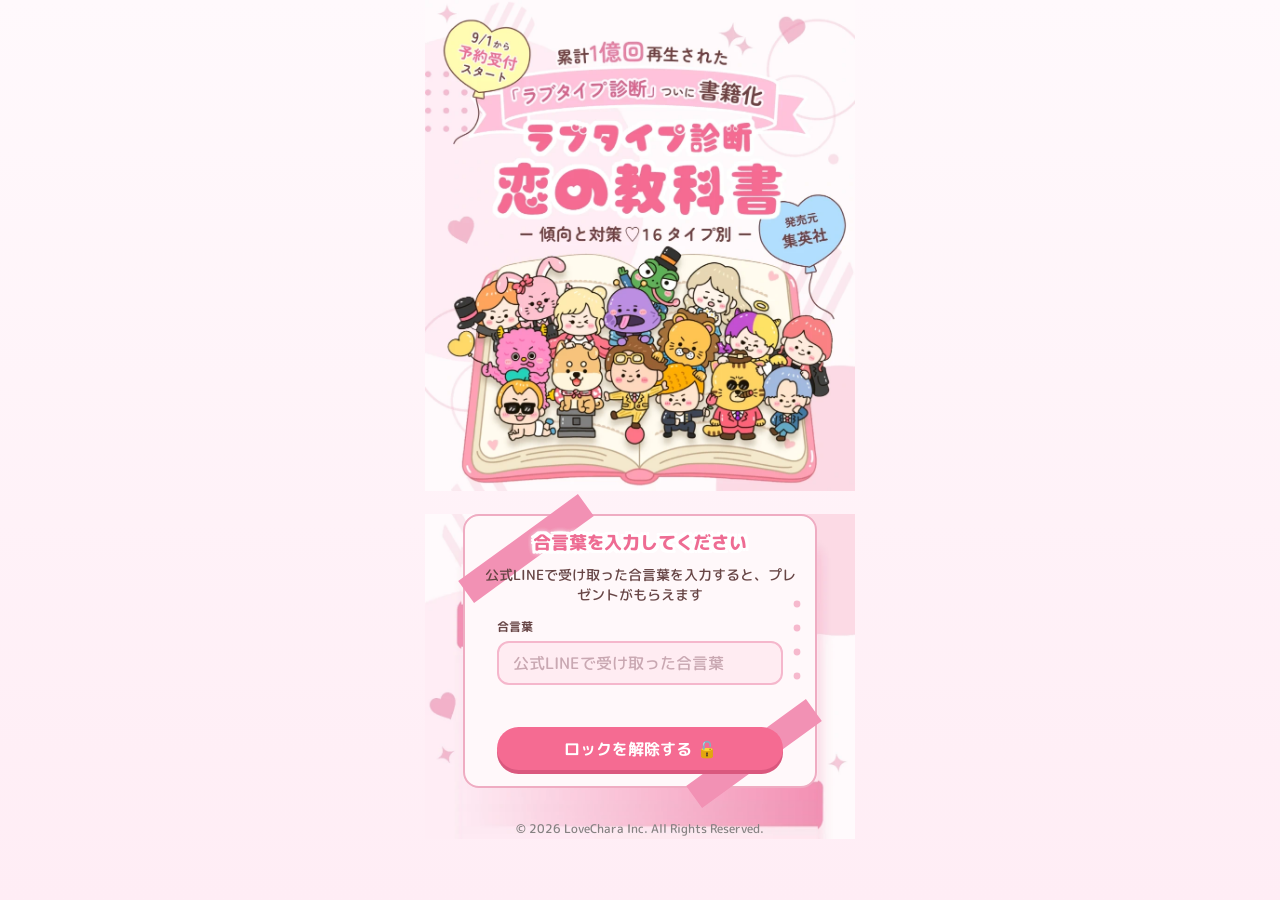
<file: index.html>
<!DOCTYPE html>
<html lang="ja">
<head>
<meta charset="UTF-8">
<meta name="viewport" content="width=device-width, initial-scale=1">
<title>ラブタイプ恋愛免許証</title>
<meta name="description" content="「ラブタイプ診断 恋の教科書」の特典。お名前とラブタイプを入れるだけで、あなただけの「ラブタイプ恋愛免許証」が発行できます。">
<meta name="robots" content="noindex, nofollow, noarchive">
<meta property="og:type" content="website">
<meta property="og:title" content="ラブタイプ恋愛免許証">
<meta property="og:description" content="名前とラブタイプを入れるだけ。あなただけの恋愛免許証を発行してSNSでシェアしよう。">
<meta property="og:image" content="assets/img/sample-license.png">
<meta name="twitter:card" content="summary_large_image">
<link rel="stylesheet" href="assets/css/style.css">
</head>
<body>
<div class="wrap">

  <header class="hero">
    <picture>
      <source srcset="assets/img/hero.webp" type="image/webp">
      <img src="assets/img/hero.png" width="924" height="1055"
           alt="9/1から予約受付スタート。累計1億回再生された「ラブタイプ診断」ついに書籍化。ラブタイプ診断 恋の教科書 ー 傾向と対策♡16タイプ別 ー 発売元 集英社">
    </picture>
  </header>

  <div class="below">

  <section class="card card--ribbon" id="gate" hidden>
    <h1 class="card__title">合言葉を入力してください</h1>
    <p class="card__lead">公式LINEで受け取った合言葉を入力すると、プレゼントがもらえます</p>
    <form id="gate-form" novalidate>
      <div class="field">
        <label for="passcode">合言葉</label>
        <input type="text" id="passcode" name="passcode" autocomplete="off"
               autocapitalize="off" spellcheck="false" placeholder="公式LINEで受け取った合言葉">
      </div>
      <p class="gate__error" id="gate-error" role="alert"></p>
      <button type="submit" class="btn">ロックを解除する 🔓</button>
    </form>
  </section>

  <div id="gated-content" hidden>
    <section class="card card--ribbon">
      <h1 class="card__title">ご予約ありがとうございます！</h1>
      <p class="card__lead">限定特典をプレゼントします♡</p>

      <form id="license-form" novalidate>
        <div class="field">
          <label for="name">お名前<span class="field__hint">（最大12文字）</span></label>
          <input type="text" id="name" name="name" maxlength="12" placeholder="ラブ教授" autocomplete="name" required>
        </div>

        <div class="field">
          <label for="type">あなたのラブタイプ</label>
          <select id="type" name="type" required>
            <option value="" disabled selected>選んでください</option>
          </select>
          <p class="field__note">※16タイプから選んでください</p>
        </div>

        <button type="submit" class="btn" id="submit">特典を受け取る <svg viewBox="0 0 24 24" aria-hidden="true" fill="none" stroke="currentColor" stroke-width="1.8" stroke-linecap="round" stroke-linejoin="round"><rect x="2.5" y="5" width="19" height="14" rx="2.5"/><path d="M3 7l9 6 9-6"/></svg></button>
      </form>
    </section>
  </div>

  <p class="footer">© 2026 LoveChara Inc. All Rights Reserved.</p>

  </div><!-- /.below -->
</div>

<script src="assets/js/gate.js"></script>
<script src="assets/js/types.js"></script>
<script src="assets/js/form.js"></script>
</body>
</html>
</file>
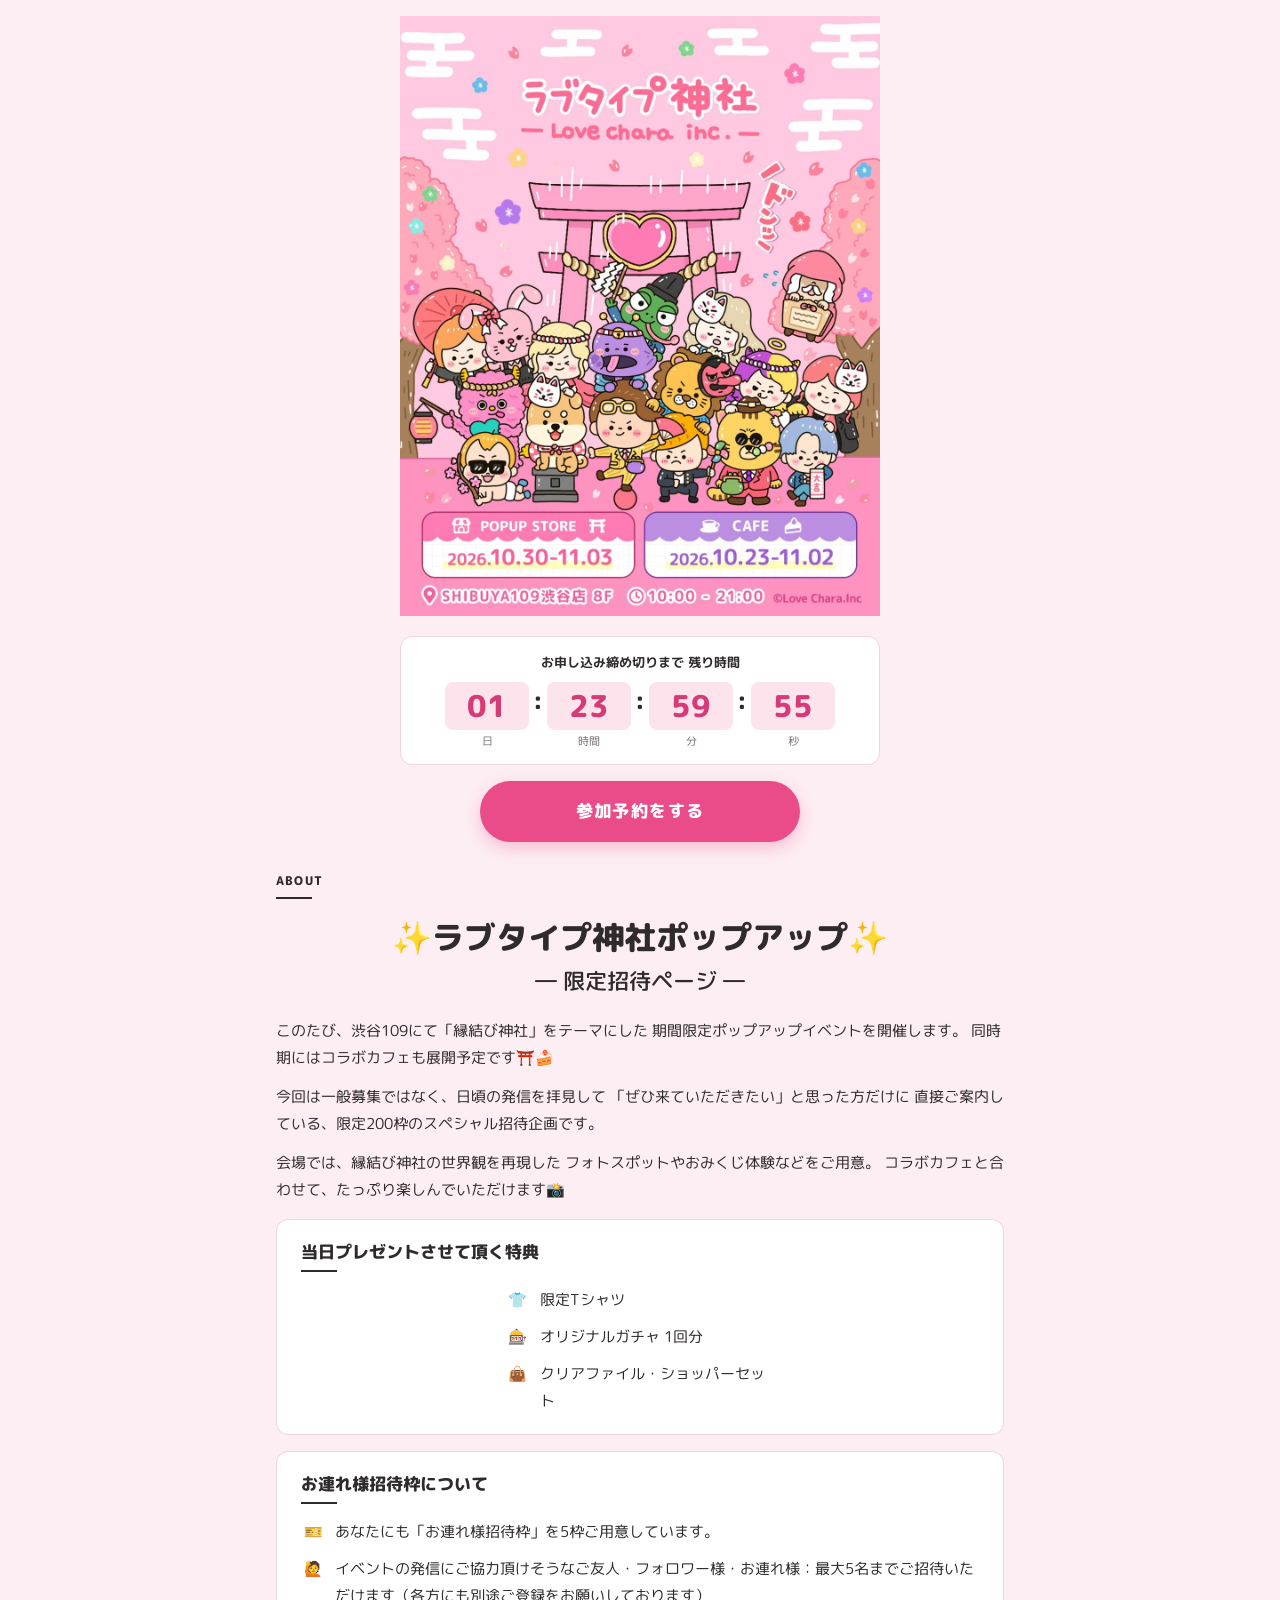
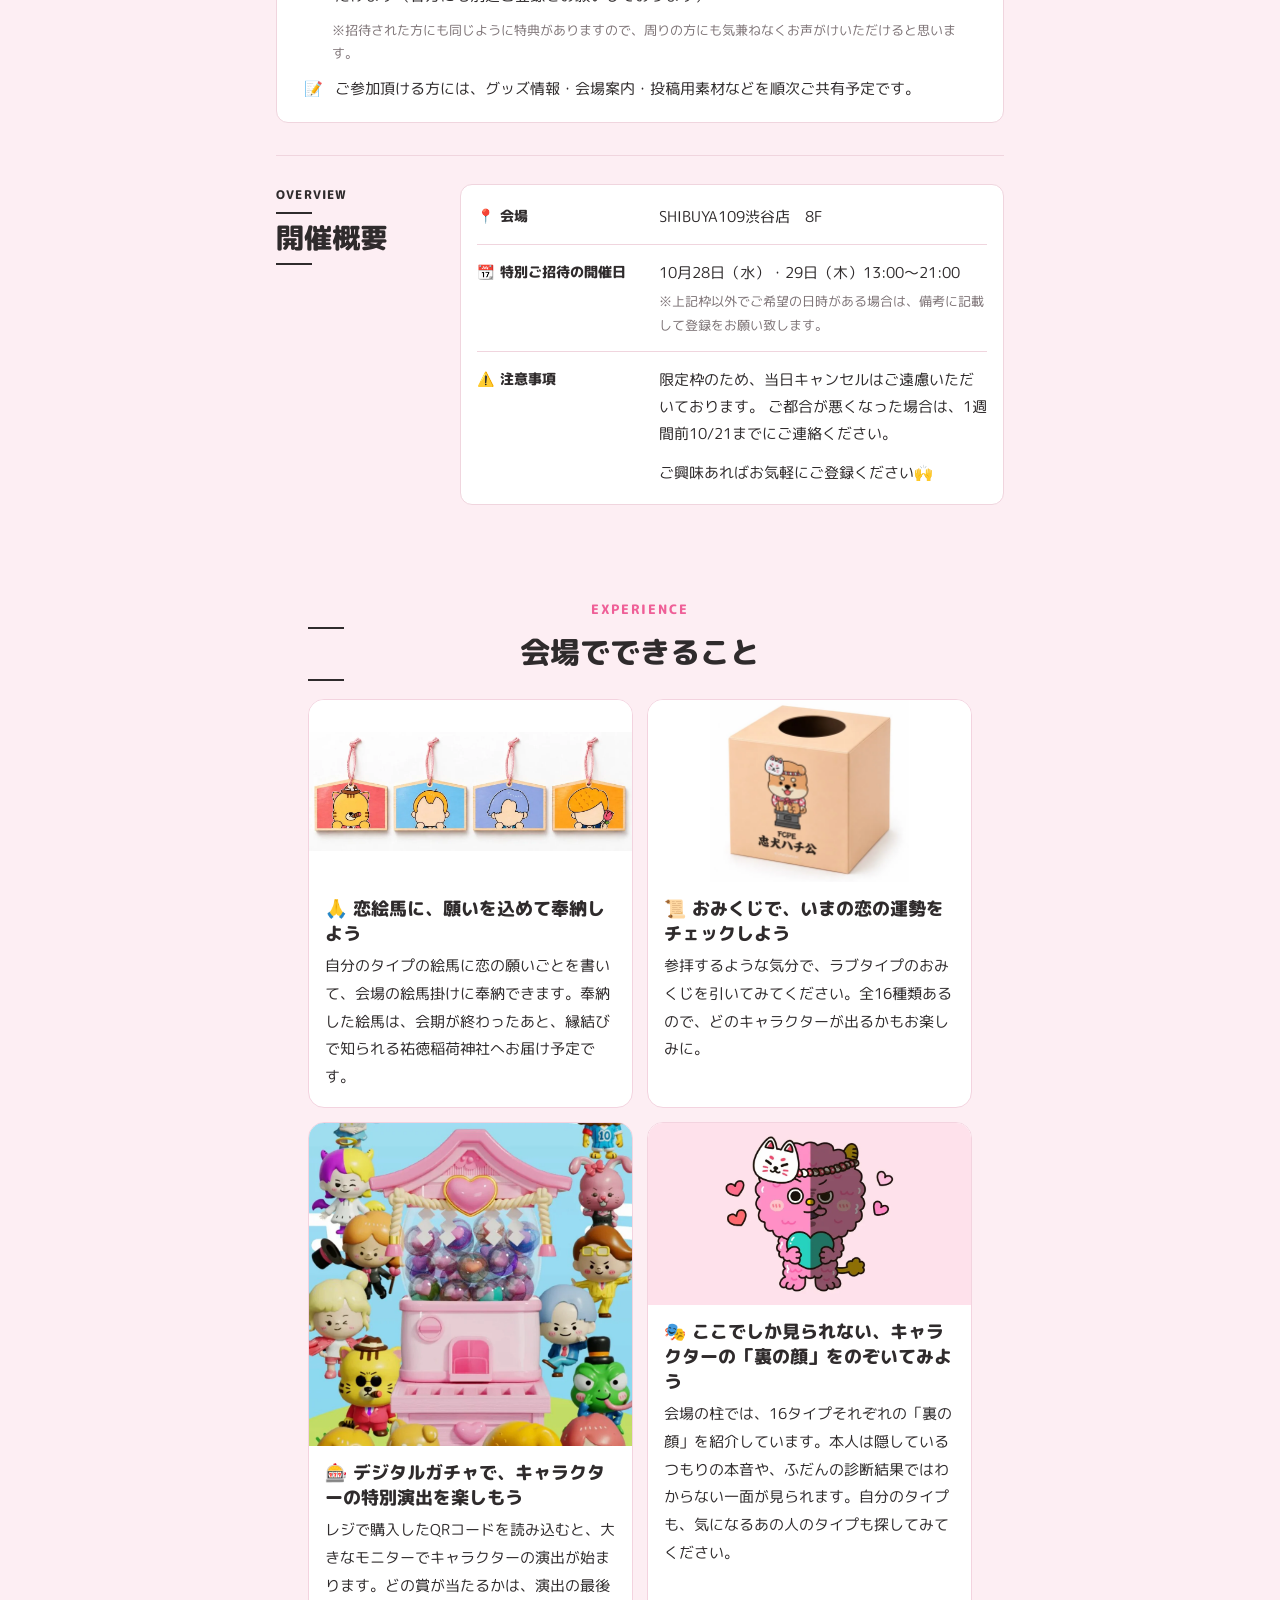
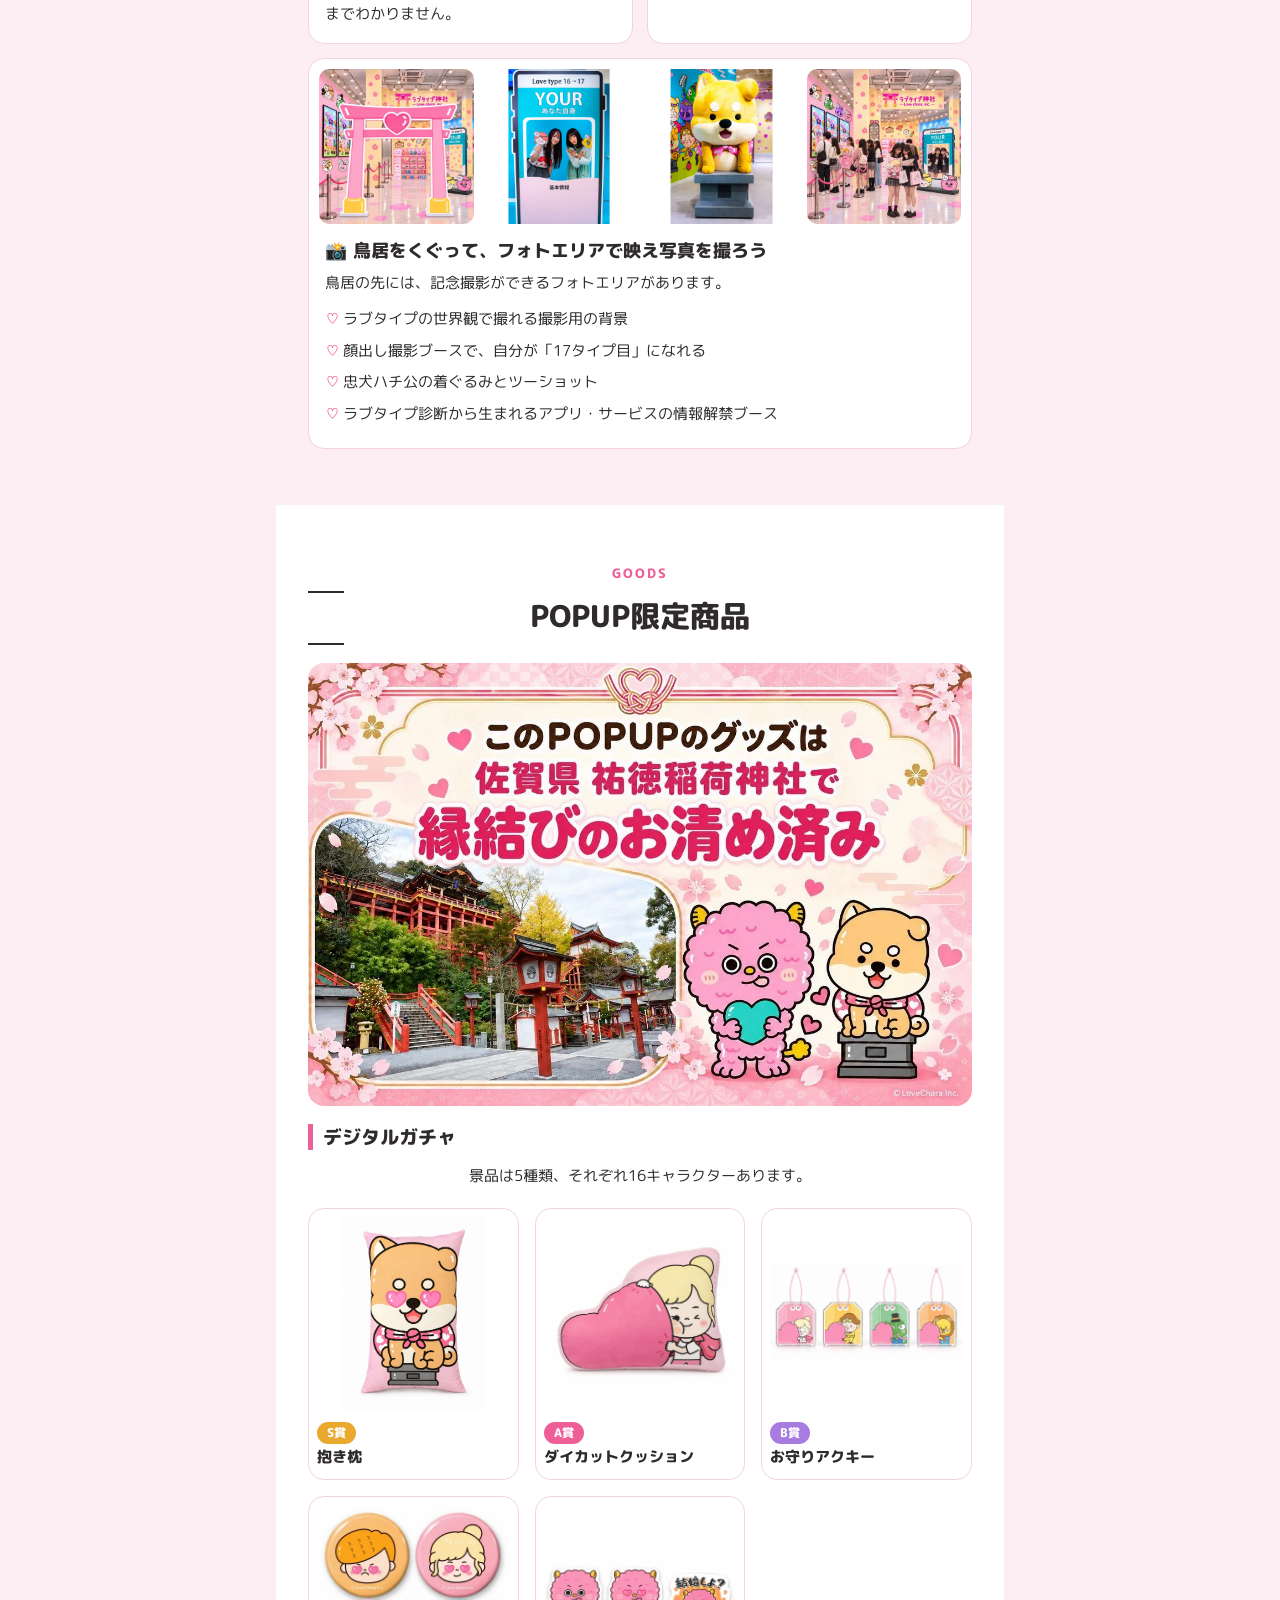
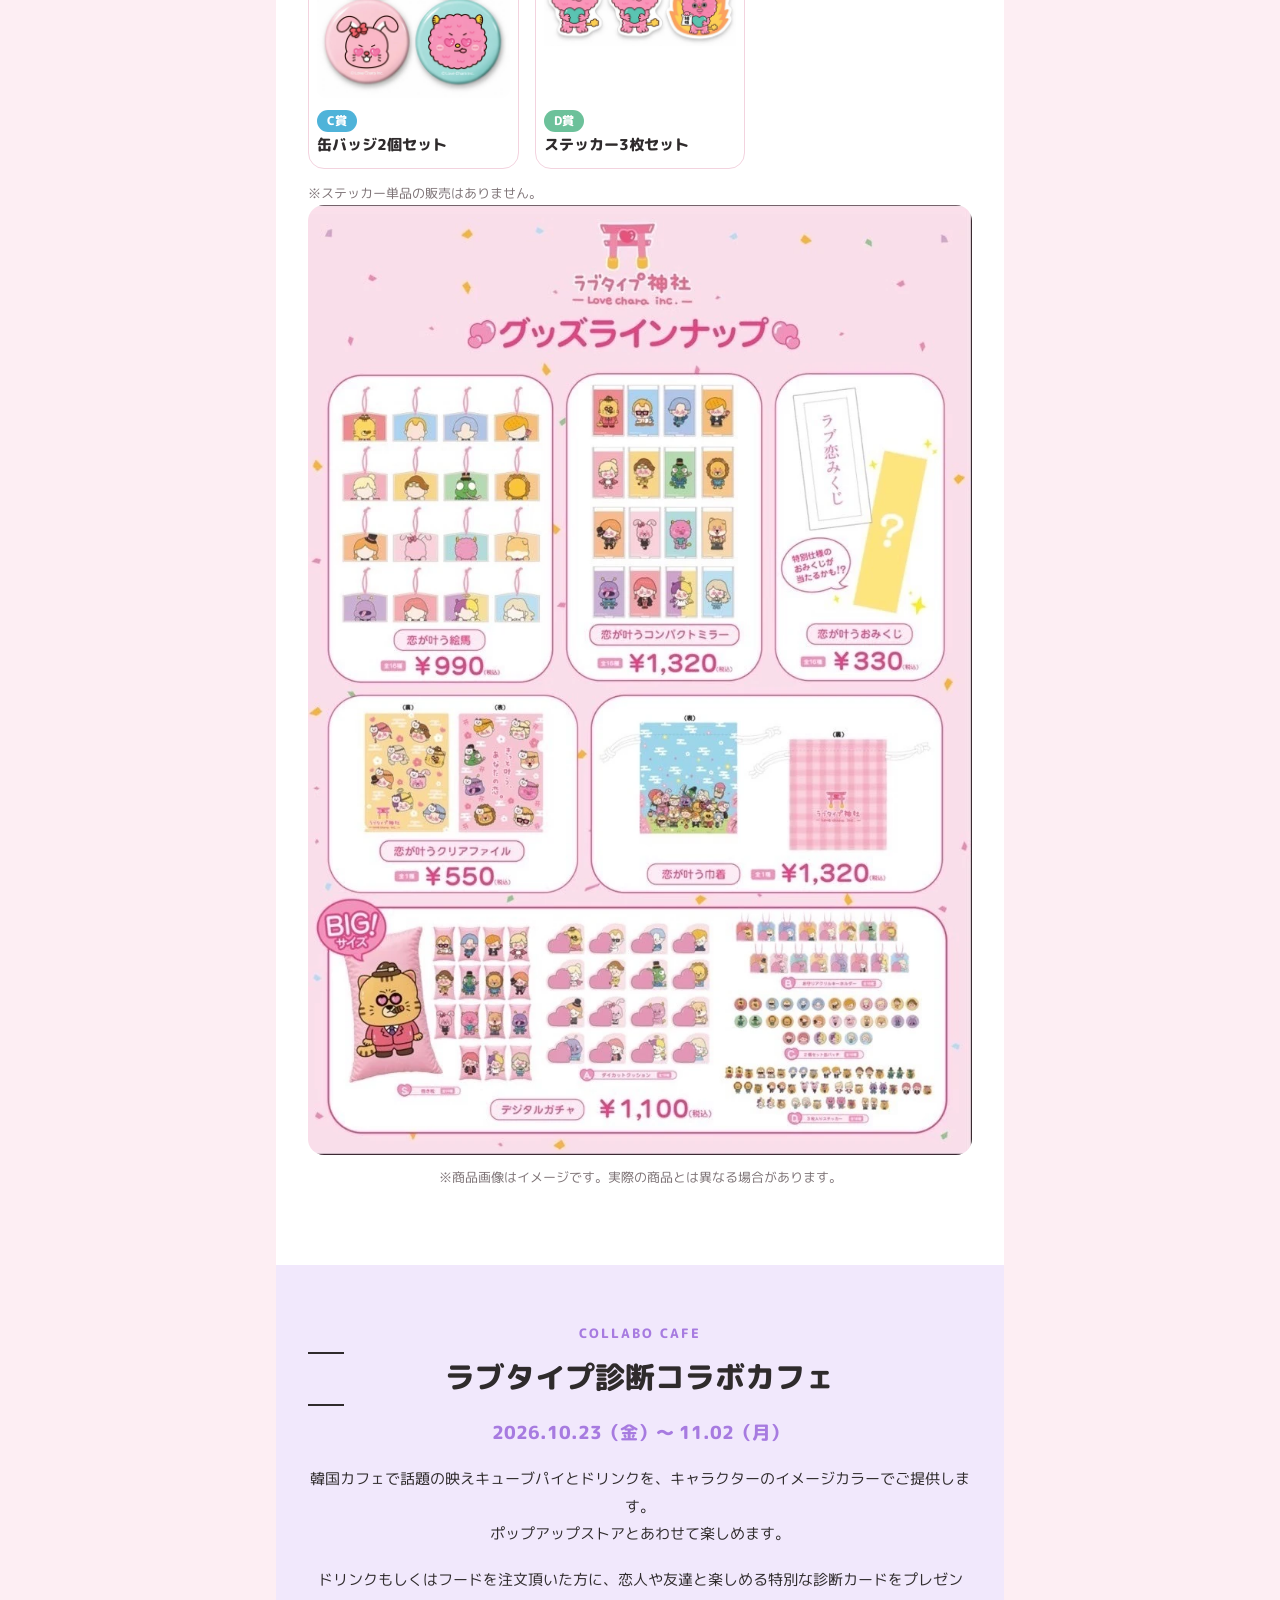
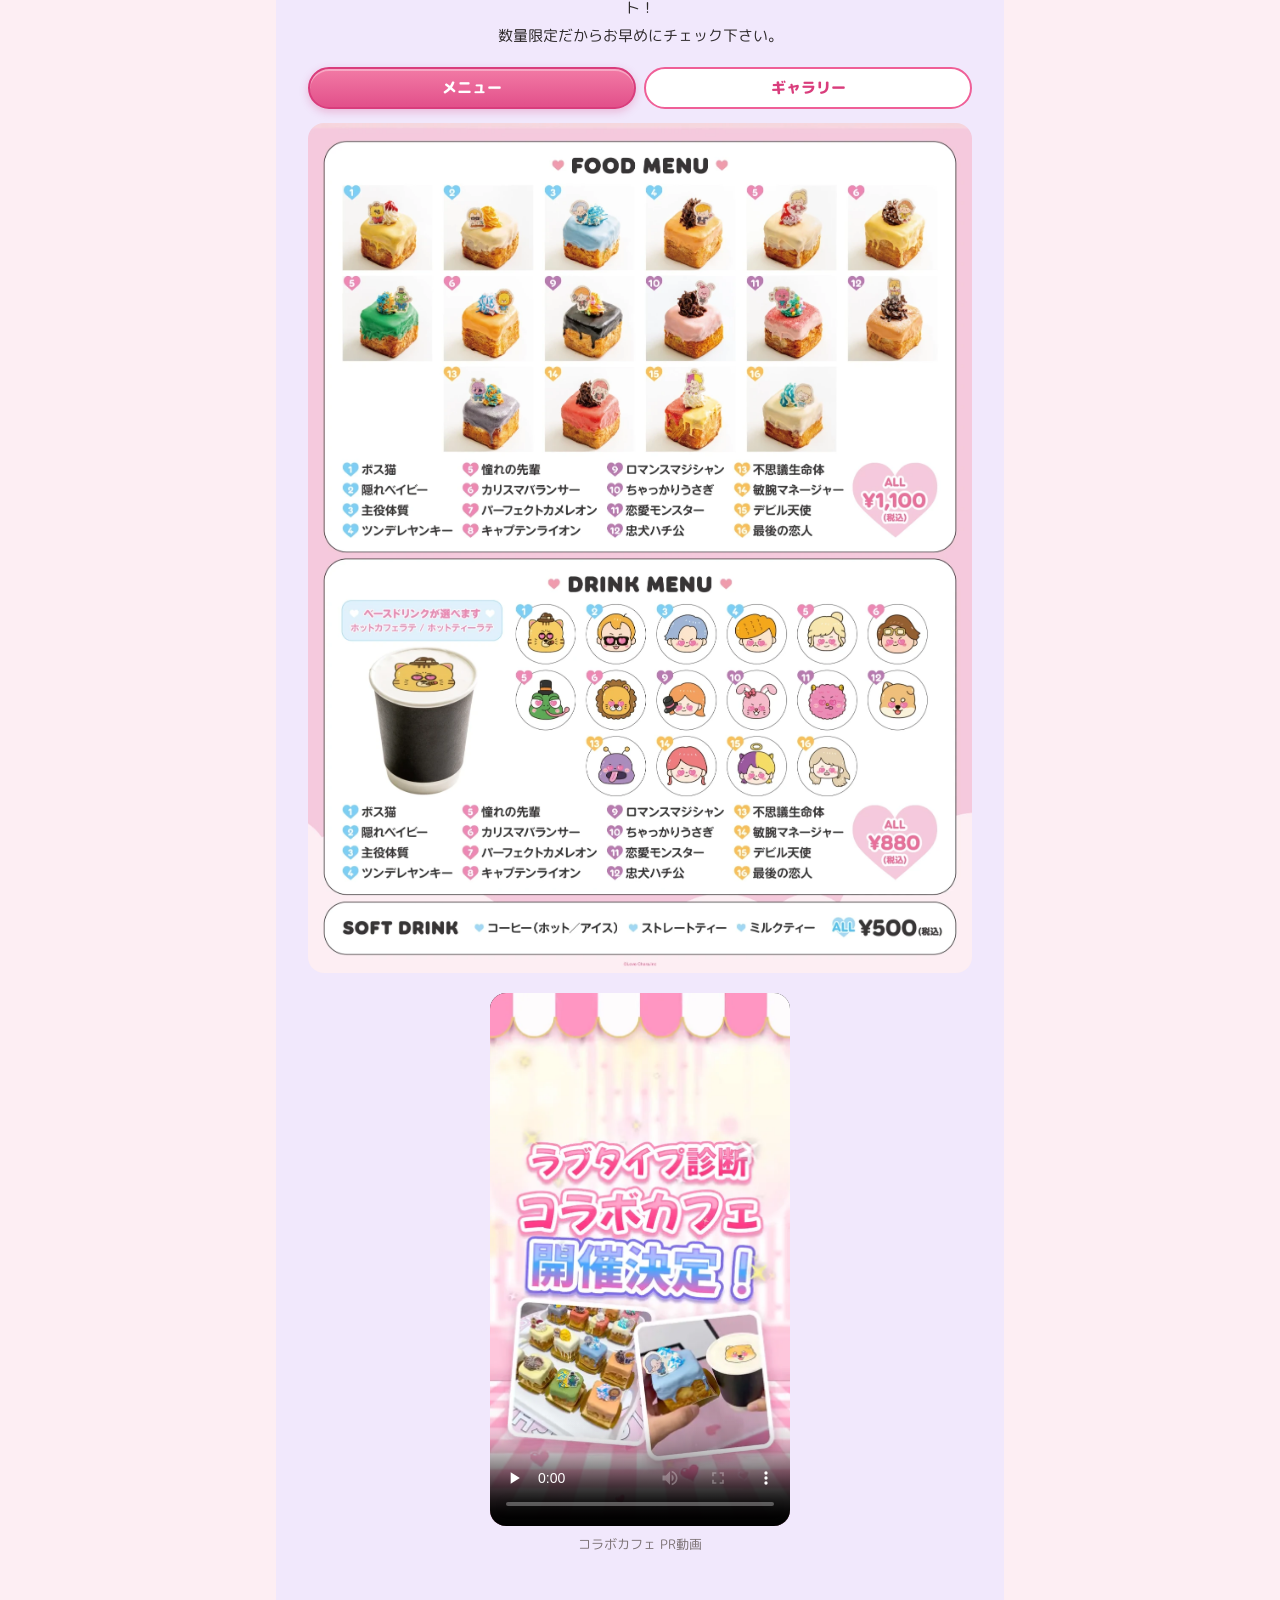
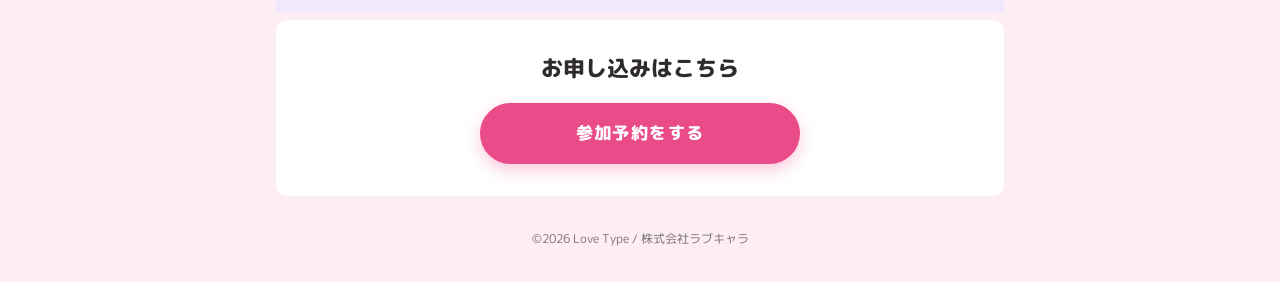
<file: event.html>
<!DOCTYPE html>
<html lang="ja">
<head>
<meta charset="UTF-8">
<meta name="viewport" content="width=device-width, initial-scale=1, viewport-fit=cover">
<title>ラブタイプ神社ポップアップ ― 限定招待ページ ―</title>
<meta name="description" content="渋谷109にて「縁結び神社」をテーマにした期間限定ポップアップイベント。限定200枠のスペシャル招待企画です。">
<meta name="robots" content="noindex, nofollow, noarchive">
<meta property="og:type" content="website">
<meta property="og:title" content="✨ラブタイプ神社ポップアップ✨ ― 限定招待ページ ―">
<meta property="og:description" content="渋谷109にて「縁結び神社」をテーマにした期間限定ポップアップイベント。限定200枠のスペシャル招待企画です。">
<meta property="og:image" content="assets/event/poster.jpg">
<meta name="twitter:card" content="summary_large_image">
<link rel="stylesheet" href="assets/css/event.css?v=20261025j">
<link rel="stylesheet" href="assets/css/popup-embed.css?v=20261025j">
</head>
<body>

<!-- ========== キービジュアル ========== -->
<header class="visual">
  <img src="assets/event/poster.webp" alt="ラブタイプ神社 POPUP｜SHIBUYA109渋谷店 8F" width="1080" height="1350">
</header>

<main>

  <!-- ========== カウントダウン ========== -->
  <section class="top-countdown">
    <div class="countdown" id="countdown">
      <p class="countdown__label">お申し込み締め切りまで 残り時間</p>
      <div class="countdown__digits" role="timer" aria-live="off">
        <div class="countdown__unit"><span class="countdown__num" data-unit="d">00</span><span class="countdown__cap">日</span></div>
        <span class="countdown__sep" aria-hidden="true">:</span>
        <div class="countdown__unit"><span class="countdown__num" data-unit="h">00</span><span class="countdown__cap">時間</span></div>
        <span class="countdown__sep" aria-hidden="true">:</span>
        <div class="countdown__unit"><span class="countdown__num" data-unit="m">00</span><span class="countdown__cap">分</span></div>
        <span class="countdown__sep" aria-hidden="true">:</span>
        <div class="countdown__unit"><span class="countdown__num" data-unit="s">00</span><span class="countdown__cap">秒</span></div>
      </div>
    </div>
    <div class="top-apply">
      <a class="apply__btn js-apply-link" href="#" target="_blank" rel="noopener">参加予約をする</a>
      <p class="apply__closed js-apply-closed" hidden>お申し込みの受付は終了しました</p>
    </div>
  </section>

  <!-- ========== ABOUT ========== -->
  <section class="section about">
    <p class="eyebrow">ABOUT</p>
    <h1 class="title">
      <span class="title__main">✨ラブタイプ神社ポップアップ✨</span>
      <span class="title__sub">― 限定招待ページ ―</span>
    </h1>

    <div class="lead">
      <p>このたび、渋谷109にて「縁結び神社」をテーマにした 期間限定ポップアップイベントを開催します。 同時期にはコラボカフェも展開予定です⛩️🍰</p>
      <p>今回は一般募集ではなく、日頃の発信を拝見して 「ぜひ来ていただきたい」と思った方だけに 直接ご案内している、限定200枠のスペシャル招待企画です。</p>
      <p>会場では、縁結び神社の世界観を再現した フォトスポットやおみくじ体験などをご用意。 コラボカフェと合わせて、たっぷり楽しんでいただけます📸</p>
    </div>

    <div class="card">
      <h2 class="card__title">当日プレゼントさせて頂く特典</h2>
      <ul class="icon-list icon-list--center">
        <li><span class="icon-list__icon" aria-hidden="true">👕</span>限定Tシャツ</li>
        <li><span class="icon-list__icon" aria-hidden="true">🎰</span>オリジナルガチャ 1回分</li>
        <li><span class="icon-list__icon" aria-hidden="true">👜</span>クリアファイル・ショッパーセット</li>
      </ul>
    </div>

    <div class="card">
      <h2 class="card__title">お連れ様招待枠について</h2>
      <ul class="icon-list">
        <li><span class="icon-list__icon" aria-hidden="true">🎫</span>あなたにも「お連れ様招待枠」を5枠ご用意しています。</li>
        <li><span class="icon-list__icon" aria-hidden="true">🙋</span>イベントの発信にご協力頂けそうなご友人・フォロワー様・お連れ様：最大5名までご招待いただけます（各方にも別途ご登録をお願いしております）</li>
        <li class="icon-list__note">※招待された方にも同じように特典がありますので、周りの方にも気兼ねなくお声がけいただけると思います。</li>
        <li><span class="icon-list__icon" aria-hidden="true">📝</span>ご参加頂ける方には、グッズ情報・会場案内・投稿用素材などを順次ご共有予定です。</li>
      </ul>
    </div>
  </section>

  <!-- ========== OVERVIEW ========== -->
  <section class="section overview">
    <div class="row">
      <div class="row__label">
        <p class="eyebrow">OVERVIEW</p>
        <h2 class="heading heading--lg">開催概要</h2>
      </div>
      <div class="row__body">
        <dl class="info">
          <div class="info__row">
            <dt><span aria-hidden="true">📍</span>会場</dt>
            <dd>SHIBUYA109渋谷店　8F</dd>
          </div>
          <div class="info__row">
            <dt><span aria-hidden="true">📆</span>特別ご招待の開催日</dt>
            <dd>
              10月28日（水）・29日（木）13:00〜21:00
              <span class="info__note">※上記枠以外でご希望の日時がある場合は、備考に記載して登録をお願い致します。</span>
            </dd>
          </div>
          <div class="info__row">
            <dt><span aria-hidden="true">⚠️</span>注意事項</dt>
            <dd>
              限定枠のため、当日キャンセルはご遠慮いただいております。 ご都合が悪くなった場合は、1週間前10/21までにご連絡ください。
              <span class="info__gap">ご興味あればお気軽にご登録ください🙌</span>
            </dd>
          </div>
        </dl>
      </div>
    </div>
  </section>

  <!-- ========== LP移植セクション（体験・物販・カフェ） ========== -->
  <!-- popup.html から移植。スタイルは assets/css/popup-embed.css で .lp-embed 配下に限定 -->
  <div class="lp-embed hide-prices">

    <!-- ========== 体験 ========== -->
    <section class="section" id="experience">
      <p class="eyebrow">EXPERIENCE</p>
      <h2 class="heading">会場でできること</h2>

      <ul class="exp">
        <li class="exp__item exp__item--contain">
          <img src="assets/popup/ema.webp" alt="恋絵馬のイメージ" width="1200" height="442" loading="lazy">
          <div class="exp__body">
            <h3 class="exp__title"><span class="exp__title-icon" aria-hidden="true">🙏</span>恋絵馬に、願いを込めて奉納しよう</h3>
            <p class="exp__text">自分のタイプの絵馬に恋の願いごとを書いて、会場の絵馬掛けに奉納できます。奉納した絵馬は、会期が終わったあと、縁結びで知られる祐徳稲荷神社へお届け予定です。</p>
          </div>
        </li>
        <li class="exp__item exp__item--contain">
          <img src="assets/popup/goods/omikuji.webp" alt="おみくじのイメージ" width="800" height="800" loading="lazy">
          <div class="exp__body">
            <h3 class="exp__title"><span class="exp__title-icon" aria-hidden="true">📜</span>おみくじで、いまの恋の運勢をチェックしよう</h3>
            <p class="exp__text">参拝するような気分で、ラブタイプのおみくじを引いてみてください。全16種類あるので、どのキャラクターが出るかもお楽しみに。</p>
          </div>
        </li>
        <li class="exp__item exp__item--square">
          <video class="exp__media" autoplay loop muted playsinline preload="metadata" poster="assets/popup/gacha.webp" width="900" height="900" aria-label="神社型のデジタルガチャの特別演出">
            <source src="assets/popup/gacha.mp4" type="video/mp4">
          </video>
          <div class="exp__body">
            <h3 class="exp__title"><span class="exp__title-icon" aria-hidden="true">🎰</span>デジタルガチャで、キャラクターの特別演出を楽しもう</h3>
            <p class="exp__text">レジで購入したQRコードを読み込むと、大きなモニターでキャラクターの演出が始まります。どの賞が当たるかは、演出の最後までわかりません。</p>
          </div>
        </li>
        <li class="exp__item exp__item--contain">
          <img src="assets/popup/ura.webp" alt="キャラクターの表と裏の顔を描いたイラスト" width="1000" height="563" loading="lazy">
          <div class="exp__body">
            <h3 class="exp__title"><span class="exp__title-icon" aria-hidden="true">🎭</span>ここでしか見られない、キャラクターの「裏の顔」をのぞいてみよう</h3>
            <p class="exp__text">会場の柱では、16タイプそれぞれの「裏の顔」を紹介しています。本人は隠しているつもりの本音や、ふだんの診断結果ではわからない一面が見られます。自分のタイプも、気になるあの人のタイプも探してみてください。</p>
          </div>
        </li>
        <li class="exp__item exp__item--wide">
          <!-- 写真は assets/popup/photo/ に置き、<li> を足せば何枚でも並べられる -->
          <ul class="shots" aria-label="フォトエリアの写真">
            <li><img src="assets/popup/photo/torii.webp" alt="ハートの鳥居のフォトスポット" width="900" height="900" loading="lazy"></li>
            <li><img src="assets/popup/photo/booth.webp" alt="顔出し撮影ブースで「Love type 17 YOUR あなた自身」になって撮影するイメージ" width="900" height="900" loading="lazy"></li>
            <li><img src="assets/popup/photo/hachiko.webp" alt="忠犬ハチ公の着ぐるみ" width="900" height="900" loading="lazy"></li>
            <li><img src="assets/popup/photo/visitors.webp" alt="フォトエリアで撮影を楽しむ来場者のイメージ" width="900" height="900" loading="lazy"></li>
          </ul>
          <p class="shots__hint" aria-hidden="true">← スワイプで写真を見られます →</p>
          <div class="exp__body">
            <h3 class="exp__title"><span class="exp__title-icon" aria-hidden="true">📸</span>鳥居をくぐって、フォトエリアで映え写真を撮ろう</h3>
            <p class="exp__text">鳥居の先には、記念撮影ができるフォトエリアがあります。</p>
            <ul class="exp__list">
              <li>ラブタイプの世界観で撮れる撮影用の背景</li>
              <li>顔出し撮影ブースで、自分が「17タイプ目」になれる</li>
              <li>忠犬ハチ公の着ぐるみとツーショット</li>
              <li>ラブタイプ診断から生まれるアプリ・サービスの情報解禁ブース</li>
            </ul>
          </div>
        </li>
      </ul>
    </section>

    <!-- ========== 商品 ========== -->
    <!-- 画像は assets/popup/goods/ に置く。ファイルが無いものは「画像準備中」になる -->
    <section class="section section--tint" id="goods">
      <p class="eyebrow">GOODS</p>
      <h2 class="heading">POPUP限定商品</h2>
      <figure class="figure">
        <img src="assets/popup/blessing.webp" alt="このPOPUPのグッズは佐賀県 祐徳稲荷神社で縁結びのお清め済み" width="1200" height="800" loading="lazy">
      </figure>

      <h3 class="subheading">デジタルガチャ</h3>
      <div class="gacha-price price">
        <p class="gacha-price__label">1回</p>
        <p class="gacha-price__value">¥1,100<small>（税込）</small></p>
      </div>
      <p class="text">景品は5種類、それぞれ16キャラクターあります。</p>
      <ul class="goods">
        <li class="goods__item">
          <div class="goods__img"><img src="assets/popup/goods/prize-s.webp" alt="S賞 抱き枕" loading="lazy" onerror="this.parentNode.classList.add('is-missing');this.remove()"></div>
          <p class="goods__rank goods__rank--s">S賞</p>
          <h4 class="goods__name">抱き枕</h4>
        </li>
        <li class="goods__item">
          <div class="goods__img"><img src="assets/popup/goods/prize-a.webp" alt="A賞 ダイカットクッション" loading="lazy" onerror="this.parentNode.classList.add('is-missing');this.remove()"></div>
          <p class="goods__rank goods__rank--a">A賞</p>
          <h4 class="goods__name">ダイカットクッション</h4>
        </li>
        <li class="goods__item">
          <div class="goods__img"><img src="assets/popup/goods/prize-b.webp" alt="B賞 お守りアクキー" loading="lazy" onerror="this.parentNode.classList.add('is-missing');this.remove()"></div>
          <p class="goods__rank goods__rank--b">B賞</p>
          <h4 class="goods__name">お守りアクキー</h4>
        </li>
        <li class="goods__item">
          <div class="goods__img"><img src="assets/popup/goods/prize-c.webp" alt="C賞 缶バッジ2個セット" loading="lazy" onerror="this.parentNode.classList.add('is-missing');this.remove()"></div>
          <p class="goods__rank goods__rank--c">C賞</p>
          <h4 class="goods__name">缶バッジ2個セット</h4>
        </li>
        <li class="goods__item">
          <div class="goods__img"><img src="assets/popup/goods/prize-d.webp" alt="D賞 ステッカー3枚セット" loading="lazy" onerror="this.parentNode.classList.add('is-missing');this.remove()"></div>
          <p class="goods__rank goods__rank--d">D賞</p>
          <h4 class="goods__name">ステッカー3枚セット</h4>
        </li>
      </ul>
      <p class="note">※ステッカー単品の販売はありません。</p>

      <figure class="figure">
        <img src="assets/popup/goods-lineup.webp?v=20261025h" alt="ラブタイプ神社 グッズラインナップ（絵馬・おみくじ・コンパクトミラー・クリアファイル・巾着・デジタルガチャ 等）" width="865" height="1238" loading="lazy">
      </figure>
      <p class="note note--center">※商品画像はイメージです。実際の商品とは異なる場合があります。</p>
    </section>

    <!-- ========== コラボカフェ ========== -->
    <section class="section section--cafe" id="cafe">
      <p class="eyebrow">COLLABO CAFE</p>
      <h2 class="heading">ラブタイプ診断コラボカフェ</h2>
      <p class="cafe__date">2026.10.23（金）〜 11.02（月）</p>
      <p class="text">韓国カフェで話題の映えキューブパイとドリンクを、キャラクターのイメージカラーでご提供します。<br>ポップアップストアとあわせて楽しめます。</p>
      <p class="text">ドリンクもしくはフードを注文頂いた方に、恋人や友達と楽しめる特別な診断カードをプレゼント！<br>数量限定だからお早めにチェック下さい。</p>
      <div class="cafe-tabs">
        <div class="cafe-tabs__nav" role="tablist" aria-label="コラボカフェ">
          <button class="cafe-tab is-active" id="tab-menu" type="button" role="tab" aria-selected="true" aria-controls="panel-menu">メニュー</button>
          <button class="cafe-tab" id="tab-gallery" type="button" role="tab" aria-selected="false" aria-controls="panel-gallery">ギャラリー</button>
        </div>
        <div class="cafe-panel is-active" id="panel-menu" role="tabpanel" aria-labelledby="tab-menu">
          <figure class="figure">
            <img src="assets/popup/cafe.webp" alt="ラブタイプ診断コラボカフェ FOOD・DRINKメニュー" width="1563" height="2000" loading="lazy">
          </figure>
        </div>
        <div class="cafe-panel" id="panel-gallery" role="tabpanel" aria-labelledby="tab-gallery" hidden>
          <ul class="cafe-gallery">
            <li><img src="assets/popup/cafe/gallery-1.webp" alt="コラボカフェ店内のキャラクターウォールアート" width="1477" height="1108" loading="lazy"></li>
            <li><img src="assets/popup/cafe/gallery-2.webp" alt="コラボカフェのカウンターと看板" width="1086" height="1448" loading="lazy"></li>
            <li><img src="assets/popup/cafe/gallery-3.webp" alt="キャラクターのイメージカラーの映えキューブパイ" width="1108" height="1477" loading="lazy"></li>
          </ul>
        </div>
      </div>
      <div class="movie">
        <video controls playsinline preload="none" poster="assets/popup/cafe-movie-poster.webp" width="608" height="1080">
          <source src="assets/popup/cafe-movie.mp4" type="video/mp4">
        </video>
        <p class="movie__cap">コラボカフェ PR動画</p>
      </div>
    </section>

  </div>

  <!-- ========== お申し込み ========== -->
  <section class="apply" id="apply">
    <h2 class="apply__title">お申し込みはこちら</h2>
    <a class="apply__btn js-apply-link" href="#" target="_blank" rel="noopener">参加予約をする</a>
    <p class="apply__closed js-apply-closed" hidden>お申し込みの受付は終了しました</p>
  </section>

</main>

<footer class="footer">©2026 Love Type / 株式会社ラブキャラ</footer>

<script src="assets/js/event.js?v=20261025j"></script>
<script src="assets/js/popup-embed.js?v=20261025j" defer></script>
</body>
</html>
</file>
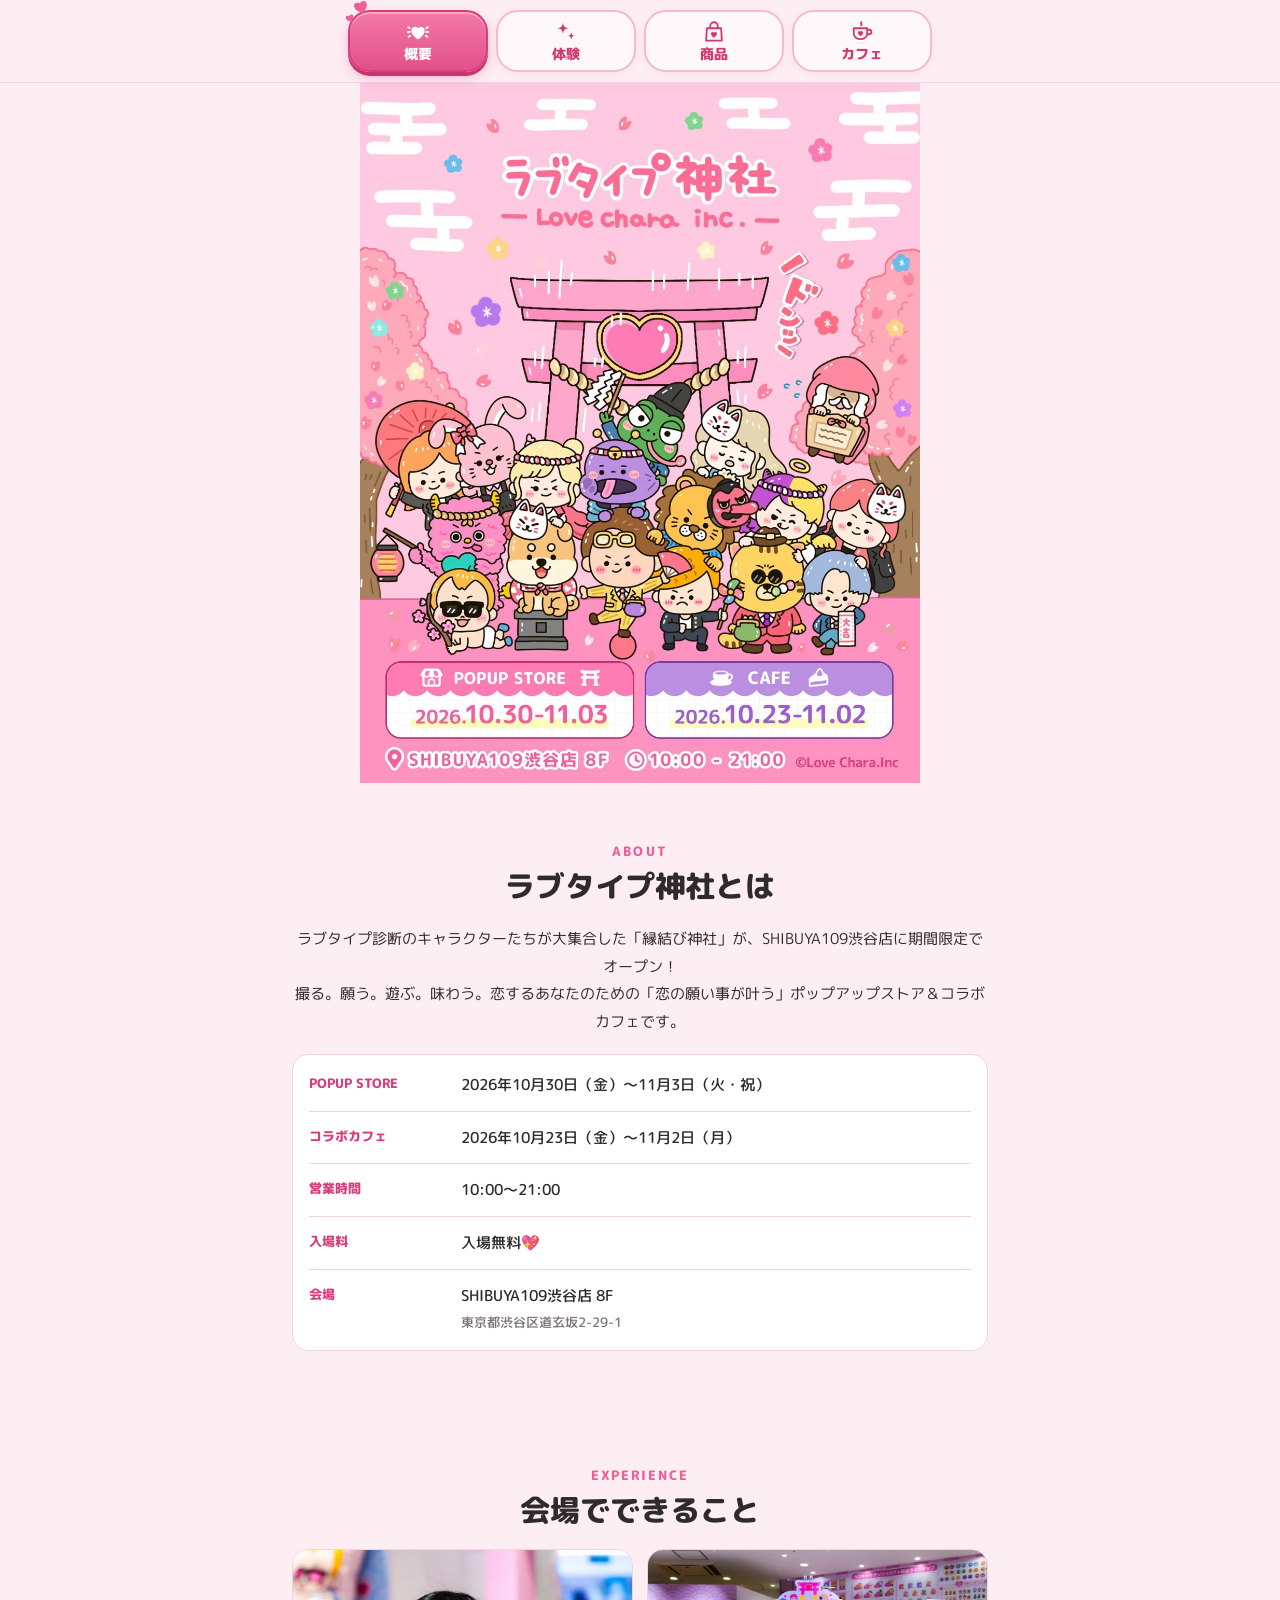
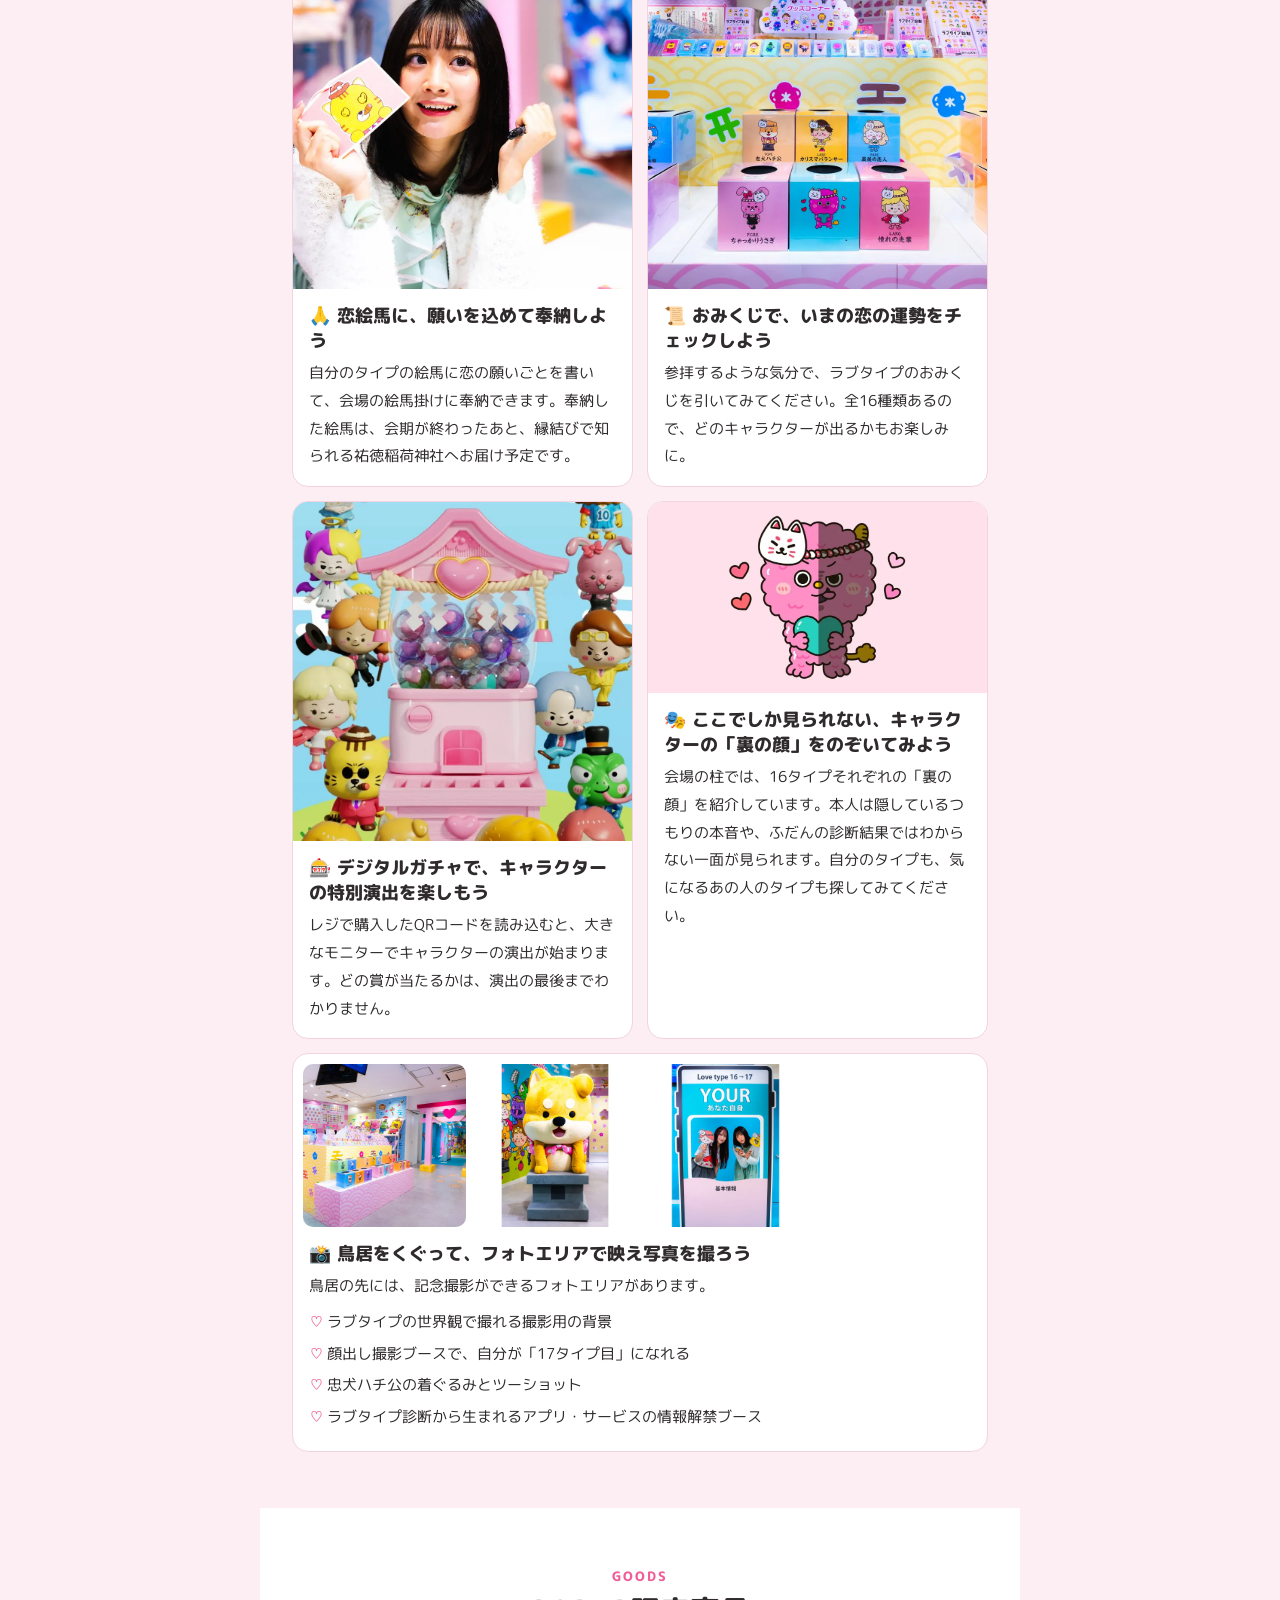
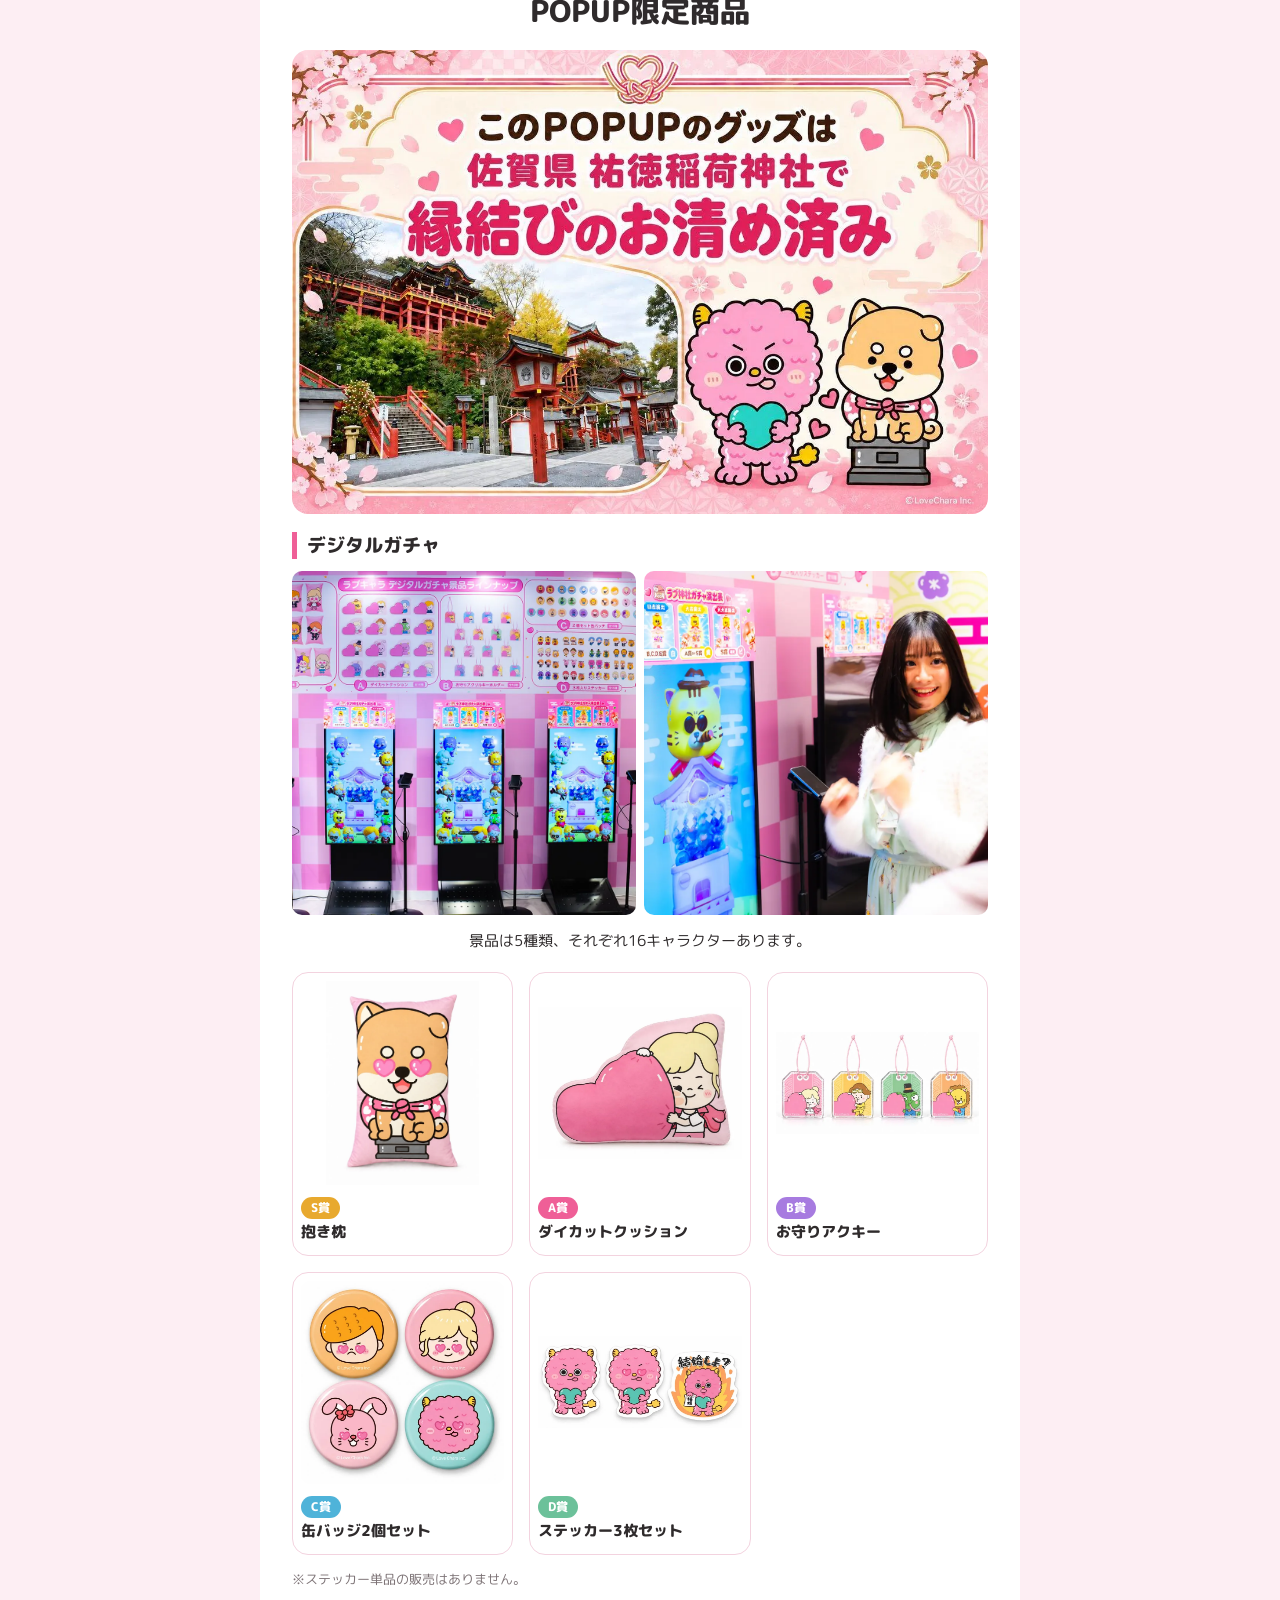
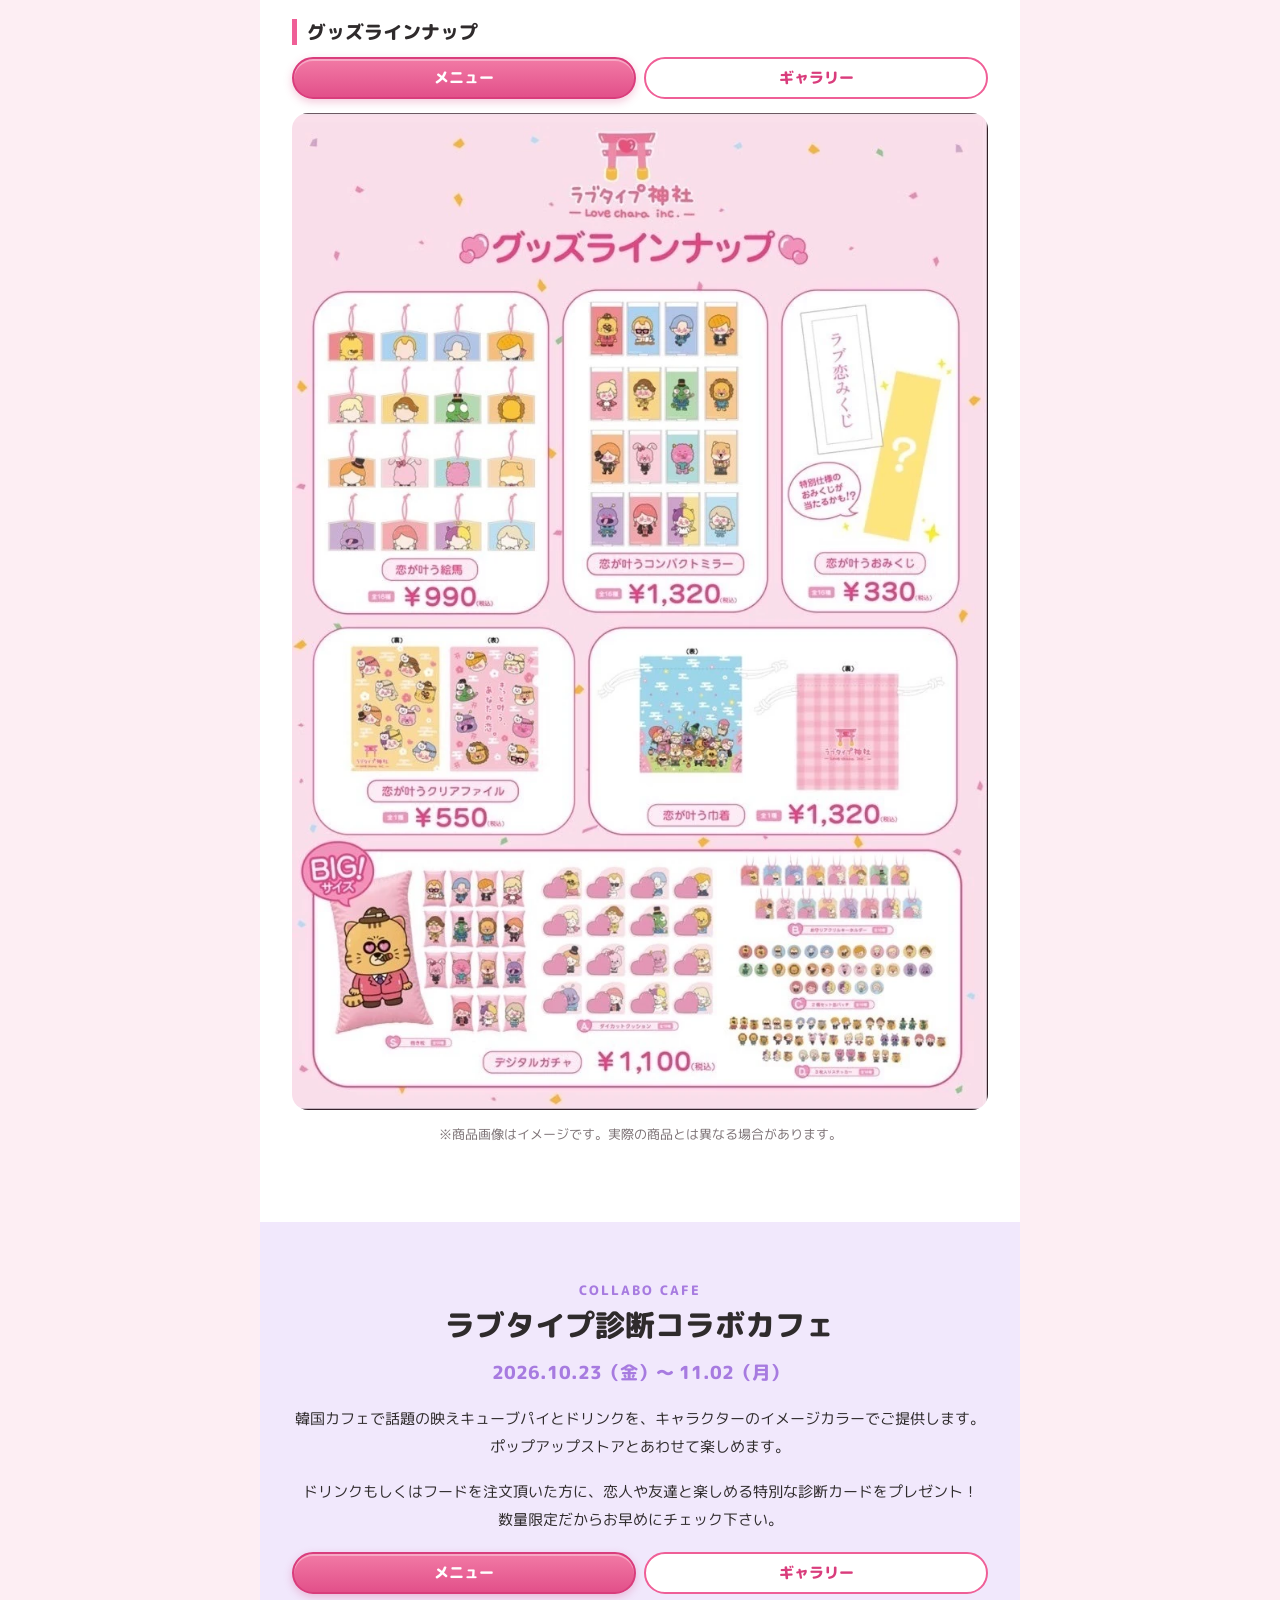
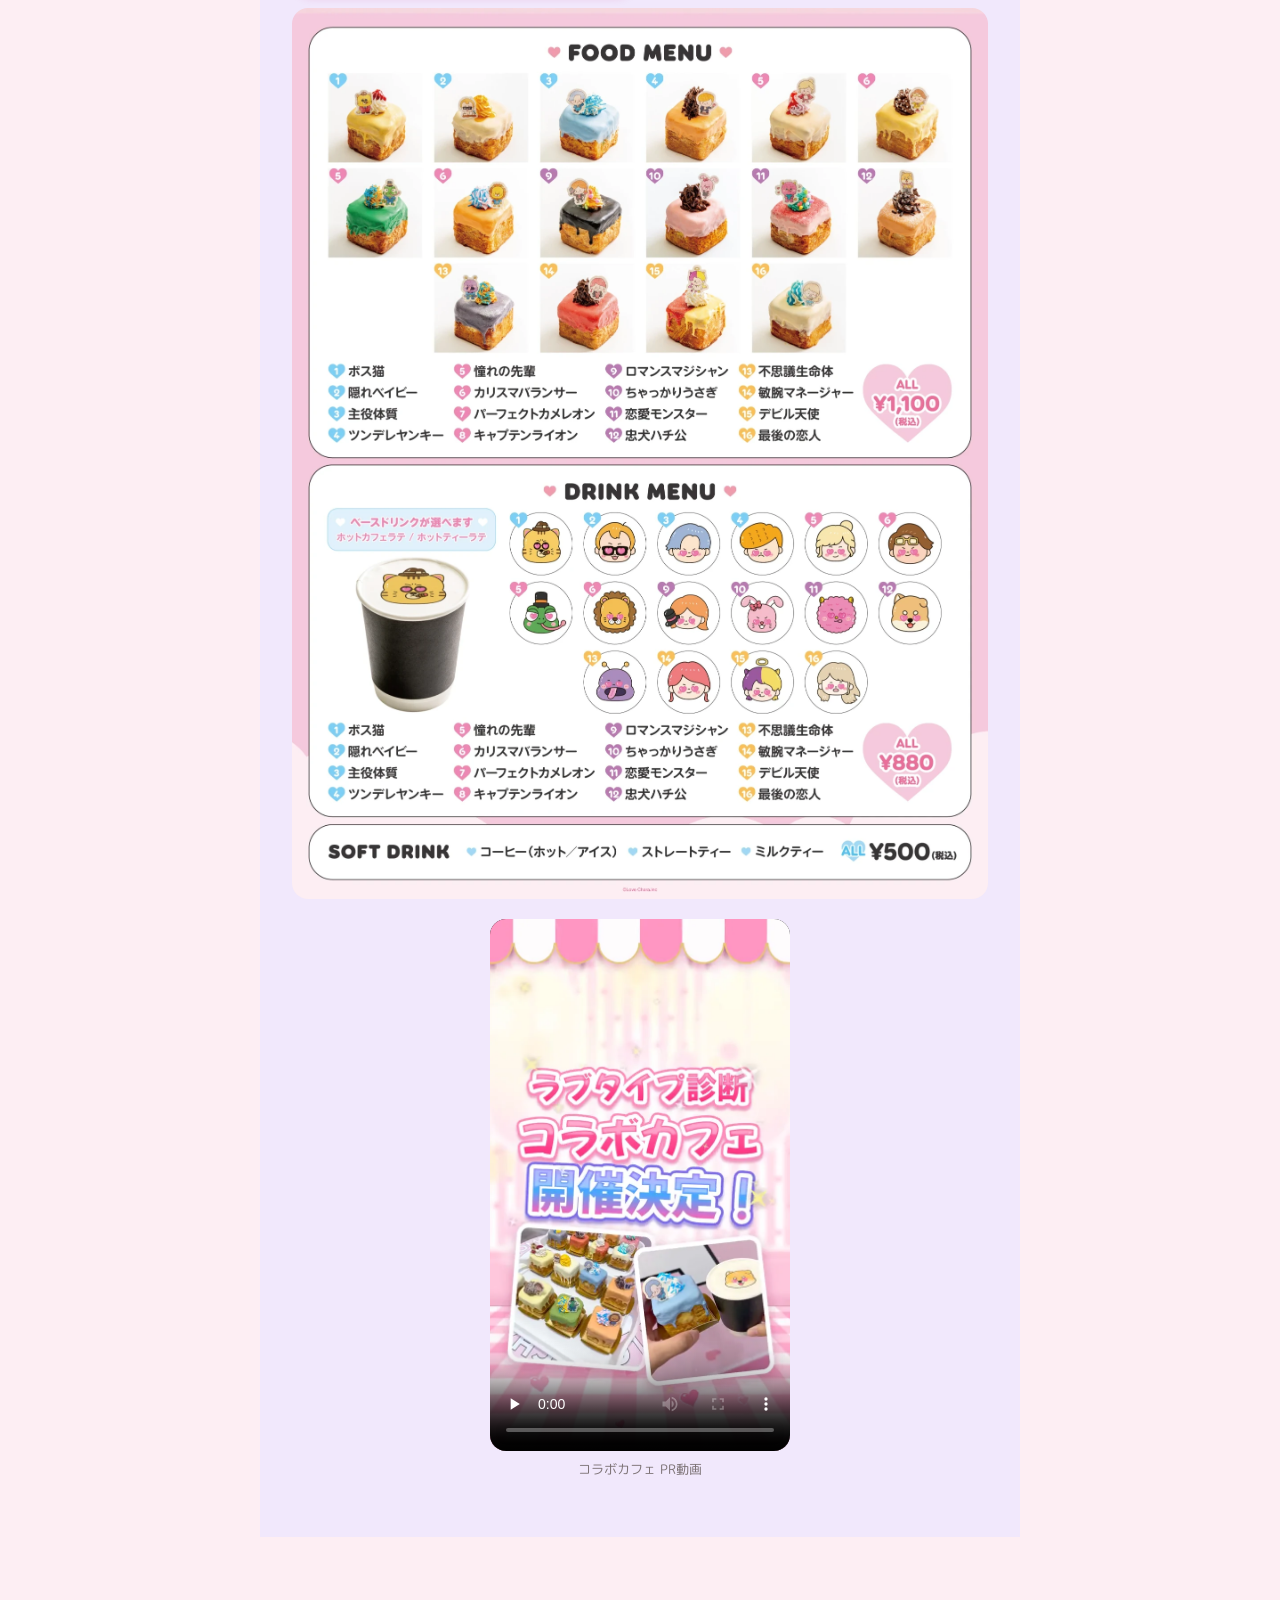
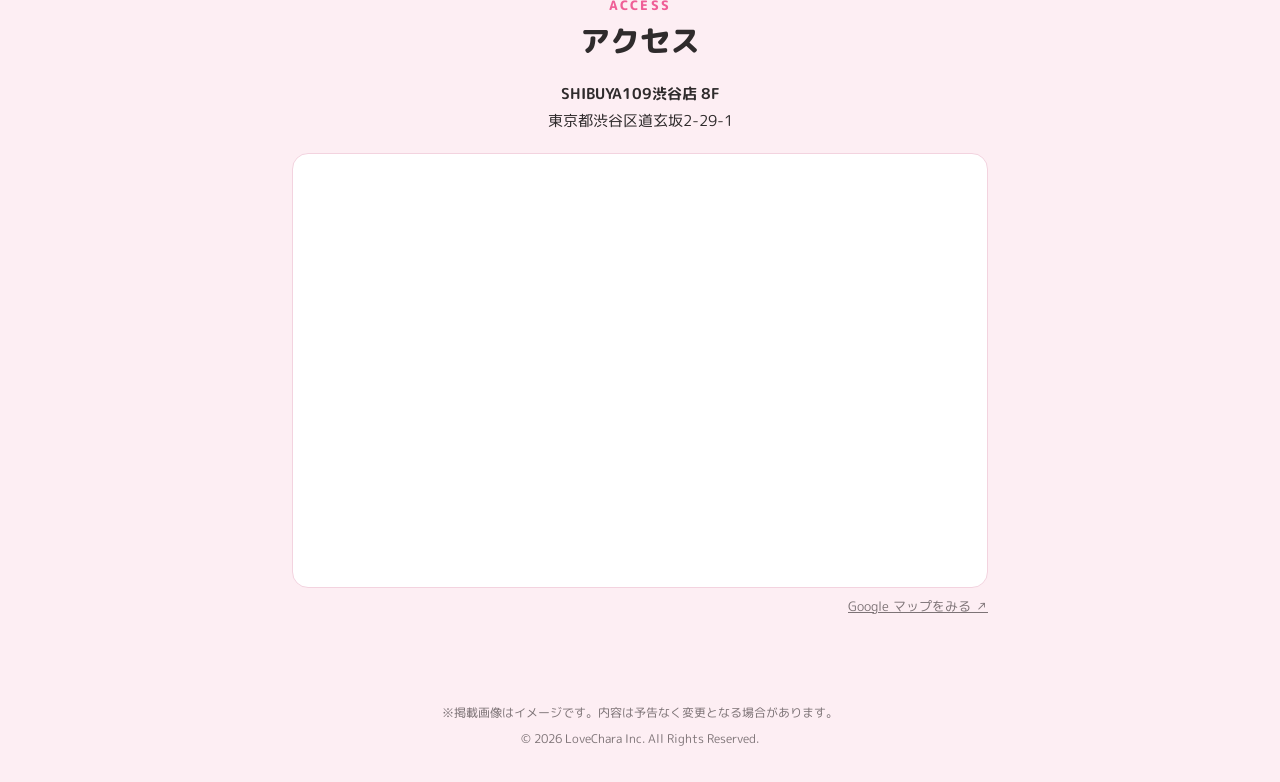
<file: popup.html>
<!DOCTYPE html>
<html lang="ja">
<head>
<meta charset="UTF-8">
<!-- Google tag (gtag.js) -->
<script async src="https://www.googletagmanager.com/gtag/js?id=G-WTL0T099LB"></script>
<script>
  window.dataLayer = window.dataLayer || [];
  function gtag(){dataLayer.push(arguments);}
  gtag('js', new Date());

  gtag('config', 'G-WTL0T099LB');
</script>
<!-- X conversion tracking base code -->
<script>
!function(e,t,n,s,u,a){e.twq||(s=e.twq=function(){s.exe?s.exe.apply(s,arguments):s.queue.push(arguments);
},s.version='1.1',s.queue=[],u=t.createElement(n),u.async=!0,u.src='https://static.ads-twitter.com/uwt.js',
a=t.getElementsByTagName(n)[0],a.parentNode.insertBefore(u,a))}(window,document,'script');
twq('config','rbmpn');
</script>
<!-- End X conversion tracking base code -->
<!-- TikTok Pixel Code Start -->
<script>
!function (w, d, t) {
  w.TiktokAnalyticsObject=t;var ttq=w[t]=w[t]||[];ttq.methods=["page","track","identify","instances","debug","on","off","once","ready","alias","group","enableCookie","disableCookie","holdConsent","revokeConsent","grantConsent"],ttq.setAndDefer=function(t,e){t[e]=function(){t.push([e].concat(Array.prototype.slice.call(arguments,0)))}};for(var i=0;i<ttq.methods.length;i++)ttq.setAndDefer(ttq,ttq.methods[i]);ttq.instance=function(t){for(
var e=ttq._i[t]||[],n=0;n<ttq.methods.length;n++)ttq.setAndDefer(e,ttq.methods[n]);return e},ttq.load=function(e,n){var r="https://analytics.tiktok.com/i18n/pixel/events.js",o=n&&n.partner;ttq._i=ttq._i||{},ttq._i[e]=[],ttq._i[e]._u=r,ttq._t=ttq._t||{},ttq._t[e]=+new Date,ttq._o=ttq._o||{},ttq._o[e]=n||{};n=document.createElement("script")
;n.type="text/javascript",n.async=!0,n.src=r+"?sdkid="+e+"&lib="+t;e=document.getElementsByTagName("script")[0];e.parentNode.insertBefore(n,e)};


  ttq.load('DBC6HPRC77UEENV8A480');
  ttq.page();
}(window, document, 'ttq');
</script>
<!-- TikTok Pixel Code End -->
<meta name="viewport" content="width=device-width, initial-scale=1, viewport-fit=cover">
<title>ラブタイプ神社 POPUP STORE & コラボカフェ｜SHIBUYA109渋谷店 8F</title>
<meta name="description" content="ラブタイプ診断のキャラクターたちが集まる「ラブタイプ神社」がSHIBUYA109渋谷店8Fに期間限定オープン。POPUP STORE 2026.10.30〜11.03、コラボカフェ 2026.10.23〜11.02。">
<meta property="og:type" content="website">
<meta property="og:title" content="ラブタイプ神社 POPUP STORE & コラボカフェ">
<meta property="og:description" content="SHIBUYA109渋谷店8Fに期間限定オープン。POPUP STORE 10.30〜11.03／コラボカフェ 10.23〜11.02">
<meta property="og:image" content="assets/event/poster.jpg">
<meta name="twitter:card" content="summary_large_image">
<link rel="stylesheet" href="assets/css/popup.css?v=20261028b">
</head>
<!--
  価格の表示スイッチ：body の class="hide-prices" を消すと、ガチャ・物販の価格がすべて表示されます。
  （価格の要素には class="price" が付いています。中身は消さずに残してあります）
-->
<body class="hide-prices">

<!-- ========== ナビ ========== -->
<nav class="nav" aria-label="ページ内メニュー">
  <a class="nav__btn" href="#about">
    <svg class="nav__icon" viewBox="0 0 32 32" aria-hidden="true">
      <path class="nav__fill" d="M16 26s-9-5.6-9-12a5 5 0 0 1 9-3 5 5 0 0 1 9 3c0 6.4-9 12-9 12z"/>
      <path d="M3 9.5 5 11M29 9.5 27 11M2.5 16h2.5M27 16h2.5M3.5 22.5 5.5 21M28.5 22.5l-2-1.5" fill="none"/>
    </svg>
    <span>概要</span>
  </a>
  <a class="nav__btn" href="#experience">
    <svg class="nav__icon" viewBox="0 0 32 32" aria-hidden="true">
      <path class="nav__fill" d="M12 3c.6 5.6 2.4 7.4 8 8-5.6.6-7.4 2.4-8 8-.6-5.6-2.4-7.4-8-8 5.6-.6 7.4-2.4 8-8z"/>
      <path class="nav__fill" d="M23 16c.4 3.4 1.6 4.6 5 5-3.4.4-4.6 1.6-5 5-.4-3.4-1.6-4.6-5-5 3.4-.4 4.6-1.6 5-5z"/>
    </svg>
    <span>体験</span>
  </a>
  <a class="nav__btn" href="#goods">
    <svg class="nav__icon" viewBox="0 0 32 32" aria-hidden="true">
      <path d="M11 11V8a5 5 0 0 1 10 0v3" fill="none"/>
      <path d="M6.5 11h19l1 16.5h-21z" fill="none"/>
      <path class="nav__fill" d="M16 23.5s-4-2.5-4-5.3a2.2 2.2 0 0 1 4-1.3 2.2 2.2 0 0 1 4 1.3c0 2.8-4 5.3-4 5.3z"/>
    </svg>
    <span>商品</span>
  </a>
  <a class="nav__btn" href="#cafe">
    <svg class="nav__icon" viewBox="0 0 32 32" aria-hidden="true">
      <path d="M15 3c-1.5 1.5 1.5 2.5 0 4" fill="none"/>
      <path d="M5 11h18v6.5a8 8 0 0 1-8 8h-2a8 8 0 0 1-8-8z" fill="none"/>
      <path d="M23 13h2.5a3 3 0 0 1 0 6H23" fill="none"/>
      <path class="nav__fill" d="M14 21.5s-3.6-2.2-3.6-4.7a2 2 0 0 1 3.6-1.2 2 2 0 0 1 3.6 1.2c0 2.5-3.6 4.7-3.6 4.7z"/>
    </svg>
    <span>カフェ</span>
  </a>
</nav>

<!-- ========== キービジュアル ========== -->
<header class="hero">
  <img class="hero__visual" src="assets/event/poster.webp" alt="ラブタイプ神社 POPUP｜POPUP STORE 2026.10.30-11.03／CAFE 2026.10.23-11.02｜SHIBUYA109渋谷店 8F 10:00-21:00" width="1080" height="1350">
</header>

<main>

  <!-- ========== 概要 ========== -->
  <section class="section" id="about">
    <p class="eyebrow">ABOUT</p>
    <h2 class="heading">ラブタイプ神社とは</h2>
    <p class="text">
      ラブタイプ診断のキャラクターたちが大集合した「縁結び神社」が、SHIBUYA109渋谷店に期間限定でオープン！<br>
      撮る。願う。遊ぶ。味わう。恋するあなたのための「恋の願い事が叶う」ポップアップストア＆コラボカフェです。
    </p>

    <dl class="info">
      <div class="info__row">
        <dt>POPUP STORE</dt>
        <dd>2026年10月30日（金）〜11月3日（火・祝）</dd>
      </div>
      <div class="info__row">
        <dt>コラボカフェ</dt>
        <dd>2026年10月23日（金）〜11月2日（月）</dd>
      </div>
      <div class="info__row">
        <dt>営業時間</dt>
        <dd>10:00〜21:00</dd>
      </div>
      <div class="info__row">
        <dt>入場料</dt>
        <dd>入場無料💖</dd>
      </div>
      <div class="info__row">
        <dt>会場</dt>
        <dd>SHIBUYA109渋谷店 8F<span class="info__sub">東京都渋谷区道玄坂2-29-1</span></dd>
      </div>
    </dl>
  </section>

  <!-- ========== 体験 ========== -->
  <section class="section" id="experience">
    <p class="eyebrow">EXPERIENCE</p>
    <h2 class="heading">会場でできること</h2>

    <ul class="exp">
      <li class="exp__item exp__item--square">
        <img src="assets/popup/ema-photo.webp" alt="キャラクターの絵馬を手に願いごとを書く来場者" width="900" height="900" loading="lazy">
        <div class="exp__body">
          <h3 class="exp__title"><span class="exp__title-icon" aria-hidden="true">🙏</span>恋絵馬に、願いを込めて奉納しよう</h3>
          <p class="exp__text">自分のタイプの絵馬に恋の願いごとを書いて、会場の絵馬掛けに奉納できます。奉納した絵馬は、会期が終わったあと、縁結びで知られる祐徳稲荷神社へお届け予定です。</p>
        </div>
      </li>
      <li class="exp__item exp__item--square">
        <img src="assets/popup/omikuji-photo.webp" alt="16タイプのキャラクターのおみくじ箱" width="900" height="900" loading="lazy">
        <div class="exp__body">
          <h3 class="exp__title"><span class="exp__title-icon" aria-hidden="true">📜</span>おみくじで、いまの恋の運勢をチェックしよう</h3>
          <p class="exp__text">参拝するような気分で、ラブタイプのおみくじを引いてみてください。全16種類あるので、どのキャラクターが出るかもお楽しみに。</p>
        </div>
      </li>
      <li class="exp__item exp__item--square">
        <video class="exp__media" autoplay loop muted playsinline preload="metadata" poster="assets/popup/gacha.webp" width="900" height="900" aria-label="神社型のデジタルガチャの特別演出">
          <source src="assets/popup/gacha.mp4" type="video/mp4">
        </video>
        <div class="exp__body">
          <h3 class="exp__title"><span class="exp__title-icon" aria-hidden="true">🎰</span>デジタルガチャで、キャラクターの特別演出を楽しもう</h3>
          <p class="exp__text">レジで購入したQRコードを読み込むと、大きなモニターでキャラクターの演出が始まります。どの賞が当たるかは、演出の最後までわかりません。</p>
        </div>
      </li>
      <li class="exp__item exp__item--contain">
        <img src="assets/popup/ura.webp" alt="キャラクターの表と裏の顔を描いたイラスト" width="1000" height="563" loading="lazy">
        <div class="exp__body">
          <h3 class="exp__title"><span class="exp__title-icon" aria-hidden="true">🎭</span>ここでしか見られない、キャラクターの「裏の顔」をのぞいてみよう</h3>
          <p class="exp__text">会場の柱では、16タイプそれぞれの「裏の顔」を紹介しています。本人は隠しているつもりの本音や、ふだんの診断結果ではわからない一面が見られます。自分のタイプも、気になるあの人のタイプも探してみてください。</p>
        </div>
      </li>
      <li class="exp__item exp__item--wide">
        <!-- 写真は assets/popup/photo/ に置き、<li> を足せば何枚でも並べられる -->
        <ul class="shots" aria-label="フォトエリアの写真">
          <li><img src="assets/popup/photo/store.webp" alt="ハートの鳥居があるラブタイプ神社の会場" width="900" height="900" loading="lazy"></li>
          <li><img src="assets/popup/photo/hachiko.webp" alt="忠犬ハチ公の着ぐるみ" width="900" height="900" loading="lazy"></li>
          <li><img src="assets/popup/photo/booth.webp" alt="顔出し撮影ブース「Love type 16→17 YOUR あなた自身」で撮影する来場者" width="900" height="900" loading="lazy"></li>
        </ul>
        <p class="shots__hint" aria-hidden="true">← スワイプで写真を見られます →</p>
        <div class="exp__body">
          <h3 class="exp__title"><span class="exp__title-icon" aria-hidden="true">📸</span>鳥居をくぐって、フォトエリアで映え写真を撮ろう</h3>
          <p class="exp__text">鳥居の先には、記念撮影ができるフォトエリアがあります。</p>
          <ul class="exp__list">
            <li>ラブタイプの世界観で撮れる撮影用の背景</li>
            <li>顔出し撮影ブースで、自分が「17タイプ目」になれる</li>
            <li>忠犬ハチ公の着ぐるみとツーショット</li>
            <li>ラブタイプ診断から生まれるアプリ・サービスの情報解禁ブース</li>
          </ul>
        </div>
      </li>
    </ul>
  </section>

  <!-- ========== 商品 ========== -->
  <!-- 画像は assets/popup/goods/ に置く。ファイルが無いものは「画像準備中」になる -->
  <section class="section section--tint" id="goods">
    <p class="eyebrow">GOODS</p>
    <h2 class="heading">POPUP限定商品</h2>
    <figure class="figure">
      <img src="assets/popup/blessing.webp" alt="このPOPUPのグッズは佐賀県 祐徳稲荷神社で縁結びのお清め済み" width="1200" height="800" loading="lazy">
    </figure>

    <h3 class="subheading">デジタルガチャ</h3>
    <div class="gacha-price price">
      <p class="gacha-price__label">1回</p>
      <p class="gacha-price__value">¥1,100<small>（税込）</small></p>
    </div>
    <ul class="gacha-shots" aria-label="デジタルガチャの写真">
      <li><img src="assets/popup/gacha-wall.webp" alt="ガチャ景品ラインナップとデジタルガチャのモニター" width="900" height="900" loading="lazy"></li>
      <li><img src="assets/popup/gacha-play.webp" alt="デジタルガチャの演出を楽しむ来場者" width="900" height="900" loading="lazy"></li>
    </ul>
    <p class="text">景品は5種類、それぞれ16キャラクターあります。</p>
    <ul class="goods">
      <li class="goods__item">
        <div class="goods__img"><img src="assets/popup/goods/prize-s.webp" alt="S賞 抱き枕" loading="lazy" onerror="this.parentNode.classList.add('is-missing');this.remove()"></div>
        <p class="goods__rank goods__rank--s">S賞</p>
        <h4 class="goods__name">抱き枕</h4>
      </li>
      <li class="goods__item">
        <div class="goods__img"><img src="assets/popup/goods/prize-a.webp" alt="A賞 ダイカットクッション" loading="lazy" onerror="this.parentNode.classList.add('is-missing');this.remove()"></div>
        <p class="goods__rank goods__rank--a">A賞</p>
        <h4 class="goods__name">ダイカットクッション</h4>
      </li>
      <li class="goods__item">
        <div class="goods__img"><img src="assets/popup/goods/prize-b.webp" alt="B賞 お守りアクキー" loading="lazy" onerror="this.parentNode.classList.add('is-missing');this.remove()"></div>
        <p class="goods__rank goods__rank--b">B賞</p>
        <h4 class="goods__name">お守りアクキー</h4>
      </li>
      <li class="goods__item">
        <div class="goods__img"><img src="assets/popup/goods/prize-c.webp" alt="C賞 缶バッジ2個セット" loading="lazy" onerror="this.parentNode.classList.add('is-missing');this.remove()"></div>
        <p class="goods__rank goods__rank--c">C賞</p>
        <h4 class="goods__name">缶バッジ2個セット</h4>
      </li>
      <li class="goods__item">
        <div class="goods__img"><img src="assets/popup/goods/prize-d.webp" alt="D賞 ステッカー3枚セット" loading="lazy" onerror="this.parentNode.classList.add('is-missing');this.remove()"></div>
        <p class="goods__rank goods__rank--d">D賞</p>
        <h4 class="goods__name">ステッカー3枚セット</h4>
      </li>
    </ul>
    <p class="note">※ステッカー単品の販売はありません。</p>

    <h3 class="subheading">グッズラインナップ</h3>
    <div class="cafe-tabs">
      <div class="cafe-tabs__nav" role="tablist" aria-label="グッズラインナップ">
        <button class="cafe-tab is-active" id="goods-tab-menu" type="button" role="tab" aria-selected="true" aria-controls="goods-panel-menu">メニュー</button>
        <button class="cafe-tab" id="goods-tab-gallery" type="button" role="tab" aria-selected="false" aria-controls="goods-panel-gallery">ギャラリー</button>
      </div>
      <div class="cafe-panel is-active" id="goods-panel-menu" role="tabpanel" aria-labelledby="goods-tab-menu">
        <figure class="figure">
          <img src="assets/popup/goods-lineup.webp?v=20261025h" alt="ラブタイプ神社 グッズラインナップ（絵馬・おみくじ・コンパクトミラー・クリアファイル・巾着・デジタルガチャ 等）" width="865" height="1238" loading="lazy">
        </figure>
      </div>
      <div class="cafe-panel" id="goods-panel-gallery" role="tabpanel" aria-labelledby="goods-tab-gallery" hidden>
        <!-- 写真は assets/popup/goods-gallery/ に置き、<li> を足せば並ぶ -->
        <ul class="cafe-gallery">
          <li><img src="assets/popup/goods-gallery/goods-corner.webp" alt="グッズコーナーの看板とコンパクトミラー" width="900" height="900" loading="lazy"></li>
          <li><img src="assets/popup/goods-gallery/cushion.webp" alt="キャラクターのダイカットクッション" width="900" height="900" loading="lazy"></li>
          <li><img src="assets/popup/goods-gallery/book.webp" alt="書籍「ラブタイプ診断 恋の教科書」" width="900" height="900" loading="lazy"></li>
          <li><img src="assets/popup/goods-gallery/mirror.webp" alt="16タイプのコンパクトミラー" width="900" height="900" loading="lazy"></li>
          <li><img src="assets/popup/goods-gallery/ema.webp" alt="16タイプの絵馬" width="900" height="900" loading="lazy"></li>
        </ul>
      </div>
    </div>
    <p class="note note--center">※商品画像はイメージです。実際の商品とは異なる場合があります。</p>
  </section>

  <!-- ========== コラボカフェ ========== -->
  <section class="section section--cafe" id="cafe">
    <p class="eyebrow">COLLABO CAFE</p>
    <h2 class="heading">ラブタイプ診断コラボカフェ</h2>
    <p class="cafe__date">2026.10.23（金）〜 11.02（月）</p>
    <p class="text">韓国カフェで話題の映えキューブパイとドリンクを、キャラクターのイメージカラーでご提供します。<br>ポップアップストアとあわせて楽しめます。</p>
    <p class="text">ドリンクもしくはフードを注文頂いた方に、恋人や友達と楽しめる特別な診断カードをプレゼント！<br>数量限定だからお早めにチェック下さい。</p>
    <div class="cafe-tabs">
      <div class="cafe-tabs__nav" role="tablist" aria-label="コラボカフェ">
        <button class="cafe-tab is-active" id="tab-menu" type="button" role="tab" aria-selected="true" aria-controls="panel-menu">メニュー</button>
        <button class="cafe-tab" id="tab-gallery" type="button" role="tab" aria-selected="false" aria-controls="panel-gallery">ギャラリー</button>
      </div>
      <div class="cafe-panel is-active" id="panel-menu" role="tabpanel" aria-labelledby="tab-menu">
        <figure class="figure">
          <img src="assets/popup/cafe.webp" alt="ラブタイプ診断コラボカフェ FOOD・DRINKメニュー" width="1563" height="2000" loading="lazy">
        </figure>
      </div>
      <div class="cafe-panel" id="panel-gallery" role="tabpanel" aria-labelledby="tab-gallery" hidden>
        <ul class="cafe-gallery">
          <li><img src="assets/popup/cafe/gallery-1.webp" alt="コラボカフェ店内のキャラクターウォールアート" width="1477" height="1108" loading="lazy"></li>
          <li><img src="assets/popup/cafe/gallery-2.webp" alt="コラボカフェのカウンターと看板" width="1086" height="1448" loading="lazy"></li>
          <li><img src="assets/popup/cafe/gallery-3.webp" alt="キャラクターのイメージカラーの映えキューブパイ" width="1108" height="1477" loading="lazy"></li>
        </ul>
      </div>
    </div>
    <div class="movie">
      <video controls playsinline preload="none" poster="assets/popup/cafe-movie-poster.webp" width="608" height="1080">
        <source src="assets/popup/cafe-movie.mp4" type="video/mp4">
      </video>
      <p class="movie__cap">コラボカフェ PR動画</p>
    </div>
  </section>

  <!-- ========== アクセス ========== -->
  <section class="section" id="access">
    <p class="eyebrow">ACCESS</p>
    <h2 class="heading">アクセス</h2>
    <p class="text"><strong>SHIBUYA109渋谷店 8F</strong><br>東京都渋谷区道玄坂2-29-1</p>
    <div class="map">
      <iframe
        src="https://www.google.com/maps?q=SHIBUYA109%E6%B8%8B%E8%B0%B7%E5%BA%97&amp;hl=ja&amp;z=16&amp;output=embed"
        title="SHIBUYA109渋谷店の地図" loading="lazy" referrerpolicy="no-referrer-when-downgrade" allowfullscreen></iframe>
    </div>
    <p class="map__link">
      <a href="https://www.google.com/maps/search/?api=1&amp;query=SHIBUYA109%E6%B8%8B%E8%B0%B7%E5%BA%97" target="_blank" rel="noopener">Google マップをみる ↗</a>
    </p>
  </section>

</main>

<footer class="footer">
  <p>※掲載画像はイメージです。内容は予告なく変更となる場合があります。</p>
  <p>© 2026 LoveChara Inc. All Rights Reserved.</p>
</footer>

<script src="assets/js/popup.js?v=20261028"></script>
</body>
</html>
</file>
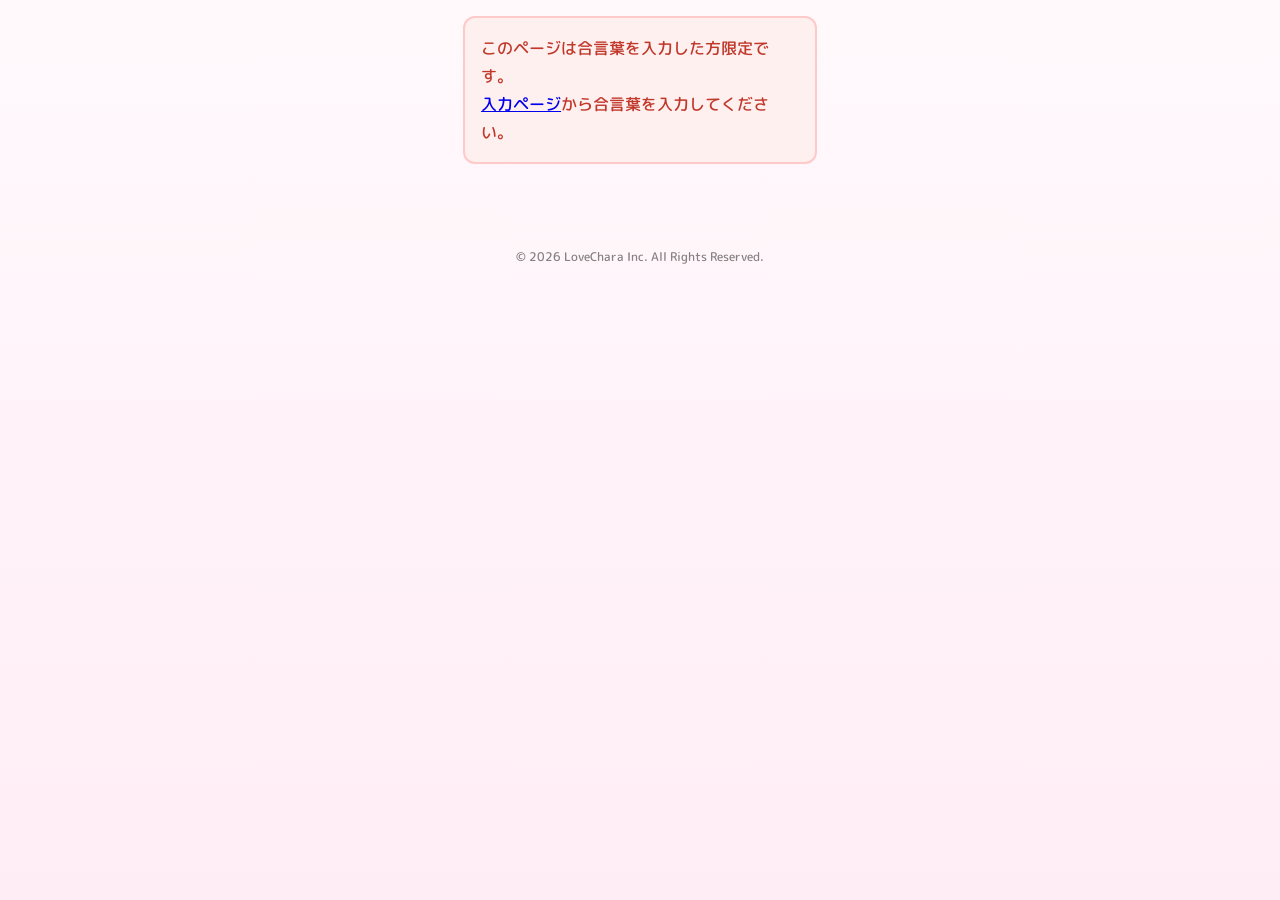
<file: result.html>
<!DOCTYPE html>
<html lang="ja">
<head>
<meta charset="UTF-8">
<meta name="viewport" content="width=device-width, initial-scale=1">
<title>あなたのラブタイプ恋愛免許証</title>
<meta name="description" content="「ラブタイプ診断 恋の教科書」の特典。あなただけのラブタイプ恋愛免許証が発行されました。">
<meta name="robots" content="noindex, nofollow, noarchive">
<meta property="og:type" content="website">
<meta property="og:title" content="ラブタイプ恋愛免許証">
<meta property="og:description" content="名前とラブタイプを入れるだけ。あなただけの恋愛免許証を発行してSNSでシェアしよう。">
<meta property="og:image" content="assets/img/sample-license.png">
<meta name="twitter:card" content="summary_large_image">
<link rel="stylesheet" href="assets/css/style.css">
</head>
<body>
<div class="wrap">

  <div class="result-image" id="result-image">
    <div class="loading" id="loading">免許証を発行中…</div>
  </div>
  <p class="save-hint" id="save-hint" hidden>
    スマホは長押し、PCは右クリックでも保存できます
  </p>
  <p class="notice" id="pending-note" hidden>
    このタイプの免許証デザインは現在制作中です。<br>
    完成しだい、この画面の画像が自動で差し替わります。
  </p>

  <div class="manual">
    <a class="btn btn--manual" id="manual-link" href="#" download hidden>
      取扱説明書をダウンロードする 📄
    </a>
    <p class="manual__note" id="manual-note" hidden>取扱説明書は準備中です</p>
  </div>

  <section class="card">
    <h2 class="card__title">ラブタイプ恋愛免許証を<br>シェアする</h2>

    <div class="stack">
      <a class="btn" id="download" download="love-license.png" href="#">
        画像を保存する ⬇️
      </a>
    </div>

    <div class="share-grid">
      <a class="share-btn share-btn--x" id="share-x" href="#" target="_blank" rel="noopener">
        <svg viewBox="0 0 24 24" aria-hidden="true" fill="currentColor"><path d="M18.9 2H22l-7 8 8.2 12h-6.4l-5-7.3L5.9 22H2.8l7.5-8.6L2.4 2h6.6l4.5 6.6L18.9 2Zm-1.1 18h1.7L7.3 3.8H5.5L17.8 20Z"/></svg>
        Xでシェア
      </a>
      <a class="share-btn share-btn--line" id="share-line" href="#" target="_blank" rel="noopener">
        <svg viewBox="0 0 24 24" aria-hidden="true" fill="currentColor"><path d="M12 2C6.5 2 2 5.6 2 10.1c0 4 3.6 7.4 8.4 8 .3.1.8.2.9.5.1.3.1.7 0 1l-.1.9c0 .3-.2 1 .9.6 1.1-.5 6-3.5 8.2-6h0c1.5-1.6 2.2-3.3 2.2-5C22 5.6 17.5 2 12 2ZM8 12.6H6c-.2 0-.4-.2-.4-.4V8.4c0-.2.2-.4.4-.4s.4.2.4.4v3.4H8c.2 0 .4.2.4.4s-.2.4-.4.4Zm1.6-.4c0 .2-.2.4-.4.4s-.4-.2-.4-.4V8.4c0-.2.2-.4.4-.4s.4.2.4.4v3.8Zm4.6 0c0 .2-.1.3-.3.4h-.1c-.1 0-.3-.1-.3-.2l-1.9-2.6v2.4c0 .2-.2.4-.4.4s-.4-.2-.4-.4V8.4c0-.2.1-.3.3-.4h.1c.1 0 .2.1.3.2l1.9 2.6V8.4c0-.2.2-.4.4-.4s.4.2.4.4v3.8Zm3.1-2.3c.2 0 .4.2.4.4s-.2.4-.4.4h-1.4v.9h1.4c.2 0 .4.2.4.4s-.2.4-.4.4h-1.8c-.2 0-.4-.2-.4-.4V8.4c0-.2.2-.4.4-.4h1.8c.2 0 .4.2.4.4s-.2.4-.4.4h-1.4v.9h1.4Z"/></svg>
        LINEで送る
      </a>
      <button type="button" class="share-btn share-btn--instagram" id="share-ig">
        <svg viewBox="0 0 24 24" aria-hidden="true" fill="none" stroke="currentColor"
             stroke-width="2" stroke-linecap="round" stroke-linejoin="round">
          <rect x="2.6" y="2.6" width="18.8" height="18.8" rx="5.4"/>
          <circle cx="12" cy="12" r="4.4"/>
          <circle cx="17.6" cy="6.4" r="1.3" fill="currentColor" stroke="none"/>
        </svg>
        Instagram
      </button>
    </div>
  </section>

  <p class="footer">© 2026 LoveChara Inc. All Rights Reserved.</p>
</div>

<div class="toast" id="toast" role="status" aria-live="polite"></div>

<script src="assets/js/gate.js"></script>
<script src="assets/js/types.js"></script>
<script src="assets/js/license.js"></script>
<script src="assets/js/result.js"></script>
</body>
</html>
</file>
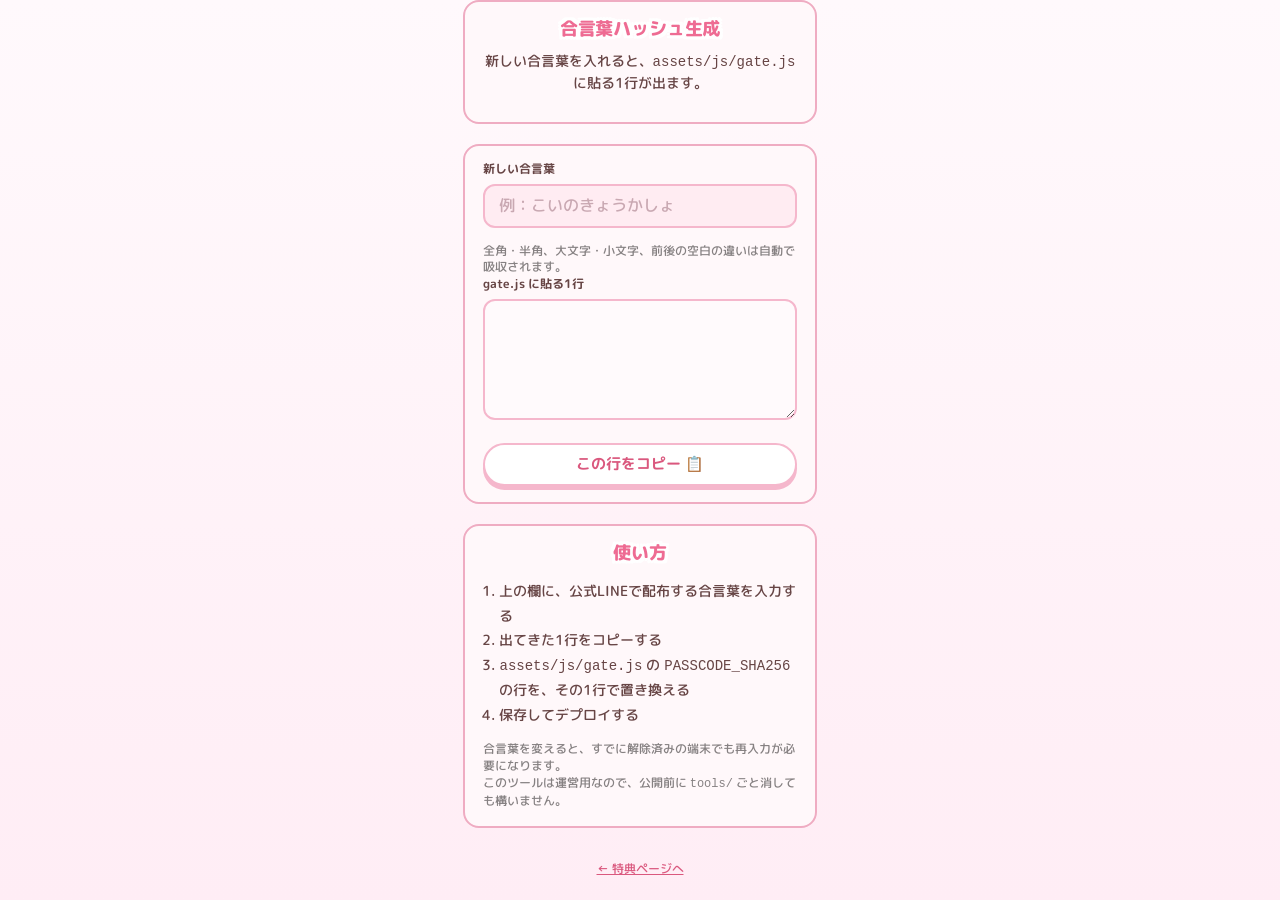
<file: tools/passcode.html>
<!DOCTYPE html>
<html lang="ja">
<head>
<meta charset="UTF-8">
<meta name="viewport" content="width=device-width, initial-scale=1">
<meta name="robots" content="noindex, nofollow, noarchive">
<title>合言葉ハッシュ生成ツール</title>
<link rel="stylesheet" href="../assets/css/style.css">
</head>
<body>
<div class="wrap">

  <section class="card">
    <h1 class="card__title">合言葉ハッシュ生成</h1>
    <p class="card__lead">
      新しい合言葉を入れると、<code>assets/js/gate.js</code> に貼る1行が出ます。
    </p>
  </section>

  <section class="card">
    <div class="field">
      <label for="word">新しい合言葉</label>
      <input type="text" id="word" autocomplete="off" autocapitalize="off"
             spellcheck="false" placeholder="例：こいのきょうかしょ">
    </div>

    <p class="field__note">
      全角・半角、大文字・小文字、前後の空白の違いは自動で吸収されます。
    </p>

    <div class="field">
      <label for="out">gate.js に貼る1行</label>
      <textarea id="out" rows="4" readonly
        style="width:100%;font:inherit;font-size:13px;padding:13px 14px;border:2px solid var(--input-border);border-radius:12px;background:#fffafc;color:var(--ink);resize:vertical;word-break:break-all;"></textarea>
    </div>

    <button type="button" class="btn btn--ghost" id="copy">この行をコピー 📋</button>
  </section>

  <section class="card">
    <h2 class="card__title">使い方</h2>
    <ol style="padding-left:1.2em;font-size:14px;">
      <li>上の欄に、公式LINEで配布する合言葉を入力する</li>
      <li>出てきた1行をコピーする</li>
      <li><code>assets/js/gate.js</code> の <code>PASSCODE_SHA256</code> の行を、その1行で置き換える</li>
      <li>保存してデプロイする</li>
    </ol>
    <p class="field__note" style="margin-top:14px">
      合言葉を変えると、すでに解除済みの端末でも再入力が必要になります。<br>
      このツールは運営用なので、公開前に <code>tools/</code> ごと消しても構いません。
    </p>
  </section>

  <p class="footer"><a href="../index.html">← 特典ページへ</a></p>
</div>

<div class="toast" id="toast" role="status" aria-live="polite"></div>

<script>
(function () {
  const word = document.getElementById('word');
  const out = document.getElementById('out');
  const toast = document.getElementById('toast');

  // gate.js の normalize() と同じ処理にしておくこと
  const normalize = (v) => (v || '').normalize('NFKC').trim().toLowerCase().replace(/\s+/g, '');

  async function sha256Hex(text) {
    const buf = await crypto.subtle.digest('SHA-256', new TextEncoder().encode(text));
    return Array.from(new Uint8Array(buf)).map((b) => b.toString(16).padStart(2, '0')).join('');
  }

  async function update() {
    const normalized = normalize(word.value);
    if (!normalized) {
      out.value = '';
      return;
    }
    if (!crypto.subtle) {
      out.value = 'この環境では計算できません。https のURLか localhost で開いてください。';
      return;
    }
    const hash = await sha256Hex(normalized);
    out.value = `  const PASSCODE_SHA256 = '${hash}';`;
  }

  word.addEventListener('input', update);

  document.getElementById('copy').addEventListener('click', async () => {
    if (!out.value) return;
    try {
      await navigator.clipboard.writeText(out.value);
      toast.textContent = 'コピーしました';
    } catch {
      toast.textContent = 'コピーできませんでした';
    }
    toast.classList.add('is-visible');
    setTimeout(() => toast.classList.remove('is-visible'), 1800);
  });
})();
</script>
</body>
</html>
</file>
<file: assets/css/style.css>
/*
 * M PLUS Rounded 1c : 本文・見出しの書体。免許証アートワークと同じ Rounded M+。
 *   アートワークの文字は「中太（Medium = 500）」なので、目立つ文字は 500 に揃えている。
 *   免許証に書き込む氏名・交付日（assets/js/license.js）でも使う。
 *   Canvas 描画でも Web フォントの読み込みが必要なため、ここで読み込んでおく。
 */
@import url('https://fonts.googleapis.com/css2?family=M+PLUS+Rounded+1c:wght@400;500;700;800&display=swap');

/* 配色はデザインカンプから実測した値 */
:root {
  --bg-top: #fff9fc;
  --bg-bottom: #ffedf5;
  --card: #fff8fa;
  --card-border: #efacc2;
  --ribbon: #f291b4;
  --input-bg: #ffecf2;
  --input-border: #f5b7cc;
  --pink: #f56b92;
  --pink-deep: #da587e;
  --pink-title: #ee6c93;
  --ink: #674545;
  --muted: #868182;
  --white: #fff;

  /* カンプ（横 390）での比率をそのまま使う */
  --card-width: 82.3%;   /* 321 / 390 */
  --radius-card: 16px;
  --radius-input: 12px;
}

* {
  box-sizing: border-box;
}

/* .btn などの display 指定に負けないよう、hidden を最優先にする */
[hidden] {
  display: none !important;
}

html {
  -webkit-text-size-adjust: 100%;
  overflow-x: hidden; /* カード外へ伸びるリボンで横スクロールが出ないように */
}

body {
  margin: 0;
  padding: 0 0 40px;
  font-family: 'M PLUS Rounded 1c', 'Hiragino Maru Gothic ProN', 'Yu Gothic', Meiryo, sans-serif;
  font-weight: 500;
  color: var(--ink);
  background: linear-gradient(180deg, var(--bg-top) 0%, var(--bg-bottom) 100%);
  background-attachment: fixed;
  min-height: 100vh;
  line-height: 1.75;
  overflow-x: hidden;
}

.wrap {
  max-width: 430px;
  margin: 0 auto;
  overflow-x: clip;
}

/* ---------- ヒーロー（書影ビジュアル） ---------- */

.hero {
  margin: 0;
}

.hero img {
  display: block;
  width: 100%;
  height: auto;
}

/*
 * ヒーローより下の背景。カンプから切り出した装飾（ハート・キラキラ・淡い円）を
 * そのまま敷く。カードが乗る範囲は、はみ出しても目立たないよう均してある。
 */
.below {
  /* 背景画像が終わったあとも同じ色が続くように（画像の最下行の色） */
  background-color: #fffafc;
  background-image: image-set(url('../img/below-bg.webp') type('image/webp'),
                              url('../img/below-bg.png') type('image/png'));
  background-image: -webkit-image-set(url('../img/below-bg.webp') type('image/webp'),
                                      url('../img/below-bg.png') type('image/png'));
  background-repeat: no-repeat;
  background-position: top center;
  background-size: 100% auto;
}

/* カンプではヒーローとカードの間にすき間がある */
.below > .card:first-of-type {
  margin-top: 5.3%;
}

/* ---------- カード ---------- */

.card {
  position: relative;
  width: var(--card-width);
  margin: 0 auto 20px;
  /* 見出しはフォームより 広く取る（カンプと同じ） */
  padding: 15px clamp(12px, 4.1%, 18px) 16px;
  background-color: var(--card);
  border: 2px solid var(--card-border);
  border-radius: var(--radius-card);
}

/* 左上・右下を斜めに横切るリボン */
/* カンプにある、右側の小さなドット装飾（フォームのカードだけ） */
.card--ribbon {
  background-image: url("data:image/svg+xml,%3Csvg xmlns='http://www.w3.org/2000/svg' width='78' height='96'%3E%3Cg fill='%23f6b9cd'%3E%3Ccircle cx='70' cy='8' r='3.4'/%3E%3Ccircle cx='70' cy='32' r='3.4'/%3E%3Ccircle cx='46' cy='56' r='3.4'/%3E%3Ccircle cx='70' cy='56' r='3.4'/%3E%3Ccircle cx='22' cy='80' r='3.4'/%3E%3Ccircle cx='46' cy='80' r='3.4'/%3E%3Ccircle cx='70' cy='80' r='3.4'/%3E%3C/g%3E%3C/svg%3E");
  background-repeat: no-repeat;
  background-position: right 10px top 46%;
}

.card--ribbon::before,
.card--ribbon::after {
  content: '';
  position: absolute;
  /* カンプ実測：カードの角を横切る帯（長さ148 / 太さ27 / -36度） */
  width: 148px;
  height: 27px;
  background: var(--ribbon);
  pointer-events: none;
  z-index: 0;
}

.card--ribbon::before {
  top: 19px;
  left: -13px;
  transform: rotate(-36deg);
}

.card--ribbon::after {
  bottom: 19px;
  right: -13px;
  transform: rotate(-36deg);
}

.card > * {
  position: relative; /* リボンより前面に */
  z-index: 1;
}

.card form {
  padding-inline: 14px;
}

.card__title {
  margin: 0 0 10px;
  text-align: center;
  font-size: clamp(15px, 4.5vw, 18px);
  letter-spacing: -0.01em;
  font-weight: 800;
  line-height: 1.35;
  color: var(--pink-title);
  /*
   * リボンは見出しの背後を通る。カンプと同じく、白フチで完全に隠れるよう
   * ぼかしを重ねがけして濃い白ハロを作る（重ねるほど不透明になる）。
   */
  text-shadow:
    0 0 7px var(--white), 0 0 7px var(--white),
    0 0 7px var(--white), 0 0 7px var(--white),
    0 0 4px var(--white), 0 0 4px var(--white),
    3px 3px 0 var(--white), -3px 3px 0 var(--white),
    3px -3px 0 var(--white), -3px -3px 0 var(--white),
    3px 0 0 var(--white), -3px 0 0 var(--white),
    0 3px 0 var(--white), 0 -3px 0 var(--white);
}

.card__lead {
  margin: 0 0 13px;
  text-align: center;
  font-size: clamp(12px, 3.6vw, 14px);
  line-height: 1.45;
  color: var(--ink);
}

/* ---------- フォーム ---------- */

.field {
  margin-bottom: 15px;
}

.field > label {
  display: block;
  font-size: 12px;
  font-weight: 700;
  line-height: 1.4;
  margin-bottom: 6px;
}

.field__hint {
  font-size: 11px;
  font-weight: 500;
  color: var(--muted);
  margin-left: 5px;
}

.field__note {
  margin: 9px 0 0;
  font-size: 12px;
  line-height: 1.4;
  color: var(--muted);
}

input[type='text'],
select {
  width: 100%;
  font: inherit;
  font-size: 16px; /* iOS でのズームを防ぐ */
  height: 44px;
  padding: 0 14px;
  border: 2px solid var(--input-border);
  border-radius: var(--radius-input);
  background: var(--input-bg);
  color: var(--ink);
  appearance: none;
}

input::placeholder {
  color: #c9a8b2;
}

select {
  background-image: url("data:image/svg+xml,%3Csvg xmlns='http://www.w3.org/2000/svg' width='12' height='8'%3E%3Cpath d='M1 1l5 5 5-5' fill='none' stroke='%23f56b92' stroke-width='2' stroke-linecap='round'/%3E%3C/svg%3E");
  background-repeat: no-repeat;
  background-position: right 16px center;
  padding-right: 40px;
}

input:focus,
select:focus {
  outline: none;
  border-color: var(--pink);
}

/* ---------- ボタン ---------- */

.btn {
  display: flex;
  align-items: center;
  justify-content: center;
  gap: 8px;
  width: 100%;
  font: inherit;
  font-weight: 700;
  font-size: 16px;
  height: 43px;
  padding: 0 16px;
  border: none;
  border-radius: 999px;
  color: var(--white);
  background: var(--pink);
  box-shadow: 0 4px 0 var(--pink-deep);
  cursor: pointer;
  text-decoration: none;
  transition: transform 0.12s ease, box-shadow 0.12s ease;
}

.btn svg {
  width: 20px;
  height: 20px;
}

.btn:active {
  transform: translateY(3px);
  box-shadow: 0 1px 0 var(--pink-deep);
}

.btn--ghost {
  background: var(--white);
  color: var(--pink-deep);
  border: 2px solid var(--input-border);
  box-shadow: 0 4px 0 var(--input-border);
  font-size: 15px;
}

.btn--ghost:active {
  box-shadow: 0 1px 0 var(--input-border);
}

.btn[disabled] {
  opacity: 0.5;
  cursor: not-allowed;
}

/* ---------- 合言葉ゲート ---------- */

.gate__error {
  margin: 0 0 10px;
  font-size: 12px;
  line-height: 1.4;
  color: #c0392b;
  min-height: 1.4em;
}

/* ---------- 結果ページ ---------- */

.result-image {
  position: relative;
  width: var(--card-width);
  margin: 0 auto;
  min-height: 200px;
}

.result-image canvas,
.result-image img {
  width: 100%;
  border-radius: var(--radius-card);
  box-shadow: 0 8px 24px rgba(214, 120, 150, 0.18);
  display: block;
}

.loading {
  display: flex;
  align-items: center;
  justify-content: center;
  gap: 10px;
  padding: 80px 0;
  color: var(--muted);
}

.loading::before {
  content: '';
  width: 20px;
  height: 20px;
  border: 3px solid var(--input-border);
  border-top-color: var(--pink);
  border-radius: 50%;
  animation: spin 0.8s linear infinite;
}

@keyframes spin {
  to {
    transform: rotate(360deg);
  }
}

.save-hint {
  width: var(--card-width);
  margin: 12px auto 0;
  font-size: 13px;
  color: var(--muted);
  text-align: center;
}

/* ---------- 取扱説明書 ---------- */

.manual {
  width: var(--card-width);
  margin: 16px auto 22px;
}

.btn--manual {
  background: var(--white);
  color: var(--pink-deep);
  border: 2px solid var(--pink);
  box-shadow: 0 4px 0 var(--input-border);
}

.btn--manual:active {
  box-shadow: 0 1px 0 var(--input-border);
}

.manual__note {
  margin: 0;
  text-align: center;
  font-size: 13px;
  color: var(--muted);
}

.notice {
  width: var(--card-width);
  margin: 14px auto 0;
  background: #fff7da;
  border: 2px solid #ffe9a3;
  border-radius: 12px;
  padding: 13px 16px;
  font-size: 13px;
  color: #8a6d1f;
  text-align: center;
}

/* ---------- シェア ---------- */

.share-grid {
  display: grid;
  grid-template-columns: repeat(3, 1fr);
  gap: 10px;
  margin-top: 12px;
}

.share-btn {
  display: flex;
  flex-direction: column;
  align-items: center;
  justify-content: center;
  gap: 6px;
  padding: 14px 4px;
  border-radius: 14px;
  border: none;
  font: inherit;
  font-size: 13px;
  font-weight: 700;
  color: var(--white);
  text-decoration: none;
  cursor: pointer;
}

.share-btn svg {
  width: 22px;
  height: 22px;
}

.share-btn--x { background: #000; }
.share-btn--line { background: #06c755; }

.share-btn--instagram {
  background: linear-gradient(45deg, #f09433 0%, #dc2743 45%, #bc1888 100%);
}

.stack > * + * {
  margin-top: 10px;
}

/* ---------- その他 ---------- */

.toast {
  position: fixed;
  left: 50%;
  bottom: 28px;
  transform: translateX(-50%) translateY(20px);
  background: rgba(60, 44, 48, 0.94);
  color: var(--white);
  font-size: 14px;
  font-weight: 700;
  padding: 11px 22px;
  border-radius: 999px;
  opacity: 0;
  pointer-events: none;
  transition: opacity 0.2s ease, transform 0.2s ease;
  z-index: 10;
}

.toast.is-visible {
  opacity: 1;
  transform: translateX(-50%) translateY(0);
}

.error {
  background: #fff0f0;
  border: 2px solid #ffc9c9;
  border-radius: 12px;
  padding: 16px;
  color: #c0392b;
}

.footer {
  margin: 30px 0 0;
  text-align: center;
  font-size: 12px;
  color: var(--muted);
}

.footer a {
  color: var(--pink-deep);
}
</file>
<file: assets/css/event.css>
/*
 * イベント招待ページ（event.html）専用のスタイル。
 * スマホ表示を基本に組み、768px 以上で「見出し｜中身」の2カラムにする。
 */
@import url('https://fonts.googleapis.com/css2?family=M+PLUS+Rounded+1c:wght@400;500;700;800&display=swap');

:root {
  --bg: #fdeef3;
  --card: #fff;
  --line: #f0d5de;
  --pink: #ea4c89;
  --pink-deep: #d63a77;
  --pink-pale: #fde3ec;
  --ink: #2f2b2c;
  --muted: #7d7376;
  --radius: 12px;
}

* {
  box-sizing: border-box;
}

[hidden] {
  display: none !important;
}

html {
  -webkit-text-size-adjust: 100%;
}

body {
  margin: 0;
  font-family: 'M PLUS Rounded 1c', 'Hiragino Maru Gothic ProN', 'Yu Gothic', Meiryo, sans-serif;
  font-size: 15px;
  line-height: 1.8;
  color: var(--ink);
  background: var(--bg);
}

body.is-locked {
  overflow: hidden;
}

img,
video {
  display: block;
  max-width: 100%;
}

main {
  max-width: 760px;
  margin: 0 auto;
  padding: 0 16px;
}

/* ---------- キービジュアル ---------- */

.visual {
  max-width: 480px;
  margin: 0 auto;
}

.visual img {
  width: 100%;
  height: auto;
}

/* ---------- 見出し共通 ---------- */

.section {
  padding: 28px 0 8px;
}

.eyebrow {
  margin: 0 0 4px;
  font-size: 12px;
  font-weight: 800;
  letter-spacing: 0.1em;
}

.eyebrow::after,
.heading::after,
.card__title::after {
  content: '';
  display: block;
  width: 36px;
  height: 2px;
  margin-top: 6px;
  background: var(--ink);
}

.heading {
  margin: 0 0 12px;
  font-size: 18px;
  font-weight: 800;
  line-height: 1.4;
}

.heading--lg {
  font-size: 28px;
}

/* ---------- ABOUT ---------- */

.title {
  margin: 16px 0 20px;
  text-align: center;
  line-height: 1.4;
}

.title__main {
  display: block;
  font-size: clamp(18px, 5.6vw, 32px);
  font-weight: 800;
}

.title__sub {
  display: block;
  margin-top: 6px;
  font-size: clamp(16px, 4.6vw, 22px);
  font-weight: 500;
}

.lead p {
  margin: 0 0 12px;
}

.card {
  margin-top: 16px;
  padding: 18px 16px;
  background: var(--card);
  border: 1px solid var(--line);
  border-radius: var(--radius);
}

.card__title {
  margin: 0 0 14px;
  font-size: 17px;
  font-weight: 800;
  line-height: 1.4;
}

.icon-list {
  margin: 0;
  padding: 0;
  list-style: none;
}

.icon-list li {
  display: flex;
  gap: 10px;
  align-items: flex-start;
  margin-bottom: 10px;
}

.icon-list li:last-child {
  margin-bottom: 0;
}

.icon-list__icon {
  flex: 0 0 1.6em;
  text-align: center;
}

.icon-list__note {
  padding-left: calc(1.6em + 10px);
  font-size: 13px;
  color: var(--muted);
}

.icon-list--center {
  width: fit-content;
  margin: 0 auto;
}

/* ---------- OVERVIEW ---------- */

.overview {
  margin-top: 24px;
  border-top: 1px solid var(--line);
}

.row {
  margin-bottom: 28px;
}

.info {
  margin: 0;
  padding: 4px 16px;
  background: var(--card);
  border: 1px solid var(--line);
  border-radius: var(--radius);
}

.info__row {
  padding: 14px 0;
  border-bottom: 1px solid var(--line);
}

.info__row:last-child {
  border-bottom: 0;
}

.info dt {
  margin-bottom: 4px;
  font-weight: 800;
  font-size: 14px;
}

.info dt span {
  margin-right: 6px;
}

.info dd {
  margin: 0;
}

.info__note {
  display: block;
  margin-top: 4px;
  font-size: 13px;
  color: var(--muted);
}

.info__gap {
  display: block;
  margin-top: 12px;
}

/* 地図 */
.map {
  position: relative;
  aspect-ratio: 16 / 10;
  overflow: hidden;
  border: 1px solid var(--line);
  border-radius: var(--radius);
  background: var(--card);
}

.map iframe {
  position: absolute;
  inset: 0;
  width: 100%;
  height: 100%;
  border: 0;
}

.map__link {
  margin: 6px 0 0;
  text-align: right;
  font-size: 13px;
}

.map__link a {
  color: var(--muted);
}

/* ギャラリー：スマホは2列、動画は横幅いっぱい */
.gallery {
  display: grid;
  grid-template-columns: repeat(6, 1fr);
  gap: 12px 8px;
  margin: 0;
  padding: 0;
  list-style: none;
}

.gallery__item--image,
.gallery__item--video {
  grid-column: 1 / -1;
}

.gallery__thumb {
  position: relative;
  display: block;
  width: 100%;
  aspect-ratio: 16 / 9;
  padding: 0;
  overflow: hidden;
  border: 1px solid var(--line);
  border-radius: 10px;
  background: var(--card);
  cursor: zoom-in;
}

.gallery__item--video .gallery__thumb {
  /* PR動画は縦長（9:16）なので、縦長の枠で中央に置く */
  aspect-ratio: 9 / 16;
  max-width: 300px;
  margin: 0 auto;
  cursor: pointer;
}

.gallery__thumb:disabled {
  cursor: default;
}

.gallery__media {
  width: 100%;
  height: 100%;
  object-fit: cover;
}

.gallery__placeholder {
  display: grid;
  place-items: center;
  width: 100%;
  height: 100%;
  font-size: 13px;
  color: var(--muted);
  background: repeating-linear-gradient(45deg, #fff, #fff 10px, #fbf3f6 10px, #fbf3f6 20px);
}

.gallery__play {
  position: absolute;
  top: 50%;
  left: 50%;
  z-index: 1;
  width: 52px;
  height: 52px;
  margin: -26px 0 0 -26px;
  border-radius: 50%;
  background: rgba(47, 43, 44, 0.65);
}

.gallery__play::after {
  content: '';
  position: absolute;
  top: 50%;
  left: 54%;
  transform: translate(-50%, -50%);
  border-style: solid;
  border-width: 10px 0 10px 16px;
  border-color: transparent transparent transparent #fff;
}

/* カウントダウン（トップ画像のすぐ下） */
.top-countdown {
  max-width: 480px;
  margin: 20px auto 0;
}

.top-apply {
  margin-top: 16px;
  text-align: center;
}

.countdown {
  padding: 14px 12px 12px;
  text-align: center;
  background: var(--card);
  border: 1px solid var(--line);
  border-radius: var(--radius);
}

.countdown__label {
  margin: 0 0 8px;
  font-size: 13px;
  font-weight: 700;
}

.countdown__digits {
  display: flex;
  justify-content: center;
  align-items: flex-start;
  gap: 4px;
}

.countdown__unit {
  display: flex;
  flex-direction: column;
  align-items: center;
  flex: 1 1 0;
  max-width: 84px;
}

.countdown__num {
  display: block;
  width: 100%;
  padding: 6px 0;
  font-size: 26px;
  font-weight: 800;
  line-height: 1.2;
  font-variant-numeric: tabular-nums;
  color: var(--pink-deep);
  background: var(--pink-pale);
  border-radius: 8px;
}

.countdown__cap {
  margin-top: 2px;
  font-size: 11px;
  color: var(--muted);
}

.countdown__sep {
  padding-top: 6px;
  font-size: 22px;
  font-weight: 800;
  line-height: 1.2;
}

.countdown.is-over .countdown__num {
  color: var(--muted);
  background: #f2eef0;
}

/* ---------- お申し込み ---------- */

.apply {
  margin: 8px 0 0;
  padding: 28px 16px 32px;
  text-align: center;
  background: var(--card);
  border-radius: var(--radius);
}

.apply__title {
  margin: 0 0 16px;
  font-size: 22px;
  font-weight: 800;
}

.apply__btn {
  display: inline-block;
  width: 100%;
  max-width: 320px;
  padding: 15px 24px;
  font-size: 17px;
  font-weight: 800;
  color: #fff;
  text-decoration: none;
  letter-spacing: 0.08em;
  background: var(--pink);
  border-radius: 999px;
  box-shadow: 0 6px 16px rgba(234, 76, 137, 0.3);
  transition: background 0.2s, transform 0.1s;
}

.apply__btn:hover {
  background: var(--pink-deep);
}

.apply__btn:active {
  transform: translateY(1px);
}

.apply__closed {
  margin: 0;
  font-weight: 700;
  color: var(--muted);
}

/* ---------- フッター ---------- */

.footer {
  padding: 32px 16px calc(32px + env(safe-area-inset-bottom));
  text-align: center;
  font-size: 12px;
  color: var(--muted);
}

/* ---------- 拡大表示 ---------- */

.lightbox {
  position: fixed;
  inset: 0;
  z-index: 100;
  display: flex;
  flex-direction: column;
  align-items: center;
  justify-content: center;
  padding: 56px 12px 24px;
  background: rgba(20, 16, 18, 0.97);
}

.lightbox__stage {
  display: flex;
  align-items: center;
  justify-content: center;
  width: 100%;
  flex: 1 1 auto;
  min-height: 0;
}

.lightbox__stage img,
.lightbox__stage video {
  max-width: 100%;
  max-height: 100%;
  object-fit: contain;
  border-radius: 6px;
}

.lightbox__close,
.lightbox__nav {
  position: absolute;
  z-index: 1;
  width: 44px;
  height: 44px;
  padding: 0;
  font-size: 28px;
  line-height: 44px;
  color: #fff;
  background: rgba(255, 255, 255, 0.12);
  border: 0;
  border-radius: 50%;
  cursor: pointer;
}

.lightbox__close {
  top: 10px;
  right: 10px;
}

.lightbox__nav {
  top: 50%;
  margin-top: -22px;
}

.lightbox__nav--prev {
  left: 8px;
}

.lightbox__nav--next {
  right: 8px;
}

/* ---------- PC・タブレット：ワイヤーフレームの2カラム ---------- */

@media (min-width: 768px) {
  body {
    font-size: 15px;
  }

  .visual {
    padding-top: 16px;
  }

  .card {
    padding: 20px 24px;
  }

  .row {
    display: grid;
    grid-template-columns: 160px 1fr;
    gap: 24px;
  }

  .info__row {
    display: grid;
    grid-template-columns: 170px 1fr;
    gap: 12px;
  }

  .info dt {
    margin-bottom: 0;
  }

  .gallery {
    gap: 14px 12px;
  }

  .countdown__num {
    font-size: 30px;
  }
}
</file>
<file: assets/css/popup-embed.css>
/*
 * 一般向けLP（popup.html）専用のスタイル。
 * スマホ表示を基本に組み、768px 以上で余白と並びを広げる。
 * 色はポスターのピンク（POPUP STORE）とラベンダー（CAFE）に合わせている。
 */
@import url('https://fonts.googleapis.com/css2?family=M+PLUS+Rounded+1c:wght@400;500;700;800&display=swap');

.lp-embed {
  --bg: #fdeef3;
  --card: #fff;
  --line: #f3d3df;
  --pink: #ef5f97;
  --pink-deep: #d93d7c;
  --pink-pale: #ffe1ec;
  --lavender: #a77be0;
  --lavender-pale: #f1e8fc;
  --ink: #2f2b2c;
  --muted: #7d7376;
  --radius: 16px;
}

.lp-embed * {
  box-sizing: border-box;
}

.lp-embed {
  -webkit-text-size-adjust: 100%;
  scroll-behavior: smooth;
}

.lp-embed {
  font-family: 'M PLUS Rounded 1c', 'Hiragino Maru Gothic ProN', 'Yu Gothic', Meiryo, sans-serif;
  font-size: 15px;
  line-height: 1.85;
  color: var(--ink);
}

.lp-embed img,
.lp-embed video {
  display: block;
  max-width: 100%;
  height: auto;
}

/* ---------- ナビ（上部に固定） ----------
 * ぷっくりしたボタン型のメニュー。表示中のセクションのボタンを
 * assets/js/popup.js が .is-current にして、ピンクで塗りつぶす。
 */

.lp-embed .nav {
  position: sticky;
  top: 0;
  z-index: 10;
  display: flex;
  justify-content: center;
  gap: 8px;
  padding: 10px 12px;
  background: rgba(253, 238, 243, 0.94);
  border-bottom: 1px solid var(--line);
  -webkit-backdrop-filter: blur(8px);
  backdrop-filter: blur(8px);
}

.lp-embed .nav__btn {
  position: relative;
  display: flex;
  flex: 1 1 0;
  flex-direction: column;
  align-items: center;
  justify-content: center;
  gap: 2px;
  max-width: 140px;
  padding: 8px 0 7px;
  font-size: 14px;
  font-weight: 800;
  line-height: 1.2;
  color: #d23a6f;
  text-decoration: none;
  background: #fff8fb;
  border: 2px solid #f6b9cf;
  border-radius: 22px;
  box-shadow: 0 2px 6px rgba(214, 120, 150, 0.12);
  transition: transform 0.15s, background 0.2s, color 0.2s;
}

.lp-embed .nav__icon {
  width: 24px;
  height: 24px;
  stroke: currentColor;
  stroke-width: 2.4;
  stroke-linecap: round;
  stroke-linejoin: round;
}

.lp-embed .nav__fill {
  fill: currentColor;
  stroke: none;
}

.lp-embed .nav__btn:active {
  transform: translateY(1px);
}

.lp-embed .nav__btn.is-current {
  color: #fff;
  background: linear-gradient(180deg, #f27aa5 0%, #e2508a 100%);
  border-color: #d93d7c;
  box-shadow:
    inset 0 2px 0 rgba(255, 255, 255, 0.35),
    0 4px 0 #c8346f,
    0 6px 12px rgba(217, 61, 124, 0.3);
}

/* 選択中ボタンの左上に飾りのハート */
.lp-embed .nav__btn.is-current::before,
.lp-embed .nav__btn.is-current::after {
  content: '';
  position: absolute;
  background: #ef5f97;
  clip-path: path('M5 9S0 6 0 2.8A2.6 2.6 0 0 1 5 1.6 2.6 2.6 0 0 1 10 2.8C10 6 5 9 5 9z');
}

.lp-embed .nav__btn.is-current::before {
  top: -9px;
  left: 6px;
  width: 10px;
  height: 9px;
  transform: scale(1.3) rotate(-15deg);
}

.lp-embed .nav__btn.is-current::after {
  top: 2px;
  left: -5px;
  width: 10px;
  height: 9px;
  transform: scale(0.8) rotate(-20deg);
}

@media (hover: hover) {
  .lp-embed .nav__btn:not(.is-current):hover {
    background: #ffe9f1;
  }
}

/* ---------- キービジュアル ---------- */

.lp-embed .hero {
  max-width: 560px;
  margin: 0 auto;
}

.lp-embed .hero__visual {
  width: 100%;
}











/* ---------- セクション共通 ---------- */

.lp-embed {
  max-width: 760px;
  margin: 0 auto;
}

.lp-embed .section {
  padding: 40px 16px;
  scroll-margin-top: 92px;
}

.lp-embed .section--tint {
  background: var(--card);
}

.lp-embed .section--cafe {
  background: var(--lavender-pale);
}

.lp-embed .eyebrow {
  margin: 0;
  font-size: 13px;
  font-weight: 800;
  letter-spacing: 0.16em;
  text-align: center;
  color: var(--pink);
}

.lp-embed .section--cafe .eyebrow {
  color: var(--lavender);
}

.lp-embed .heading {
  margin: 2px 0 18px;
  font-size: clamp(22px, 6.2vw, 30px);
  font-weight: 800;
  line-height: 1.4;
  text-align: center;
}

.lp-embed .text {
  margin: 0 0 18px;
}

.lp-embed .note {
  margin: 12px 0 0;
  font-size: 13px;
  color: var(--muted);
}

.lp-embed .note--center {
  margin: -8px 0 20px;
  text-align: center;
}

.lp-embed .figure {
  margin: 0 0 18px;
  overflow: hidden;
  border-radius: var(--radius);
  background: var(--card);
}

.lp-embed .figure img {
  width: 100%;
}

/* 開催情報 */
.lp-embed .info {
  margin: 0;
  padding: 4px 16px;
  background: var(--card);
  border: 1px solid var(--line);
  border-radius: var(--radius);
}

.lp-embed .info__row {
  padding: 12px 0;
  border-bottom: 1px solid var(--line);
}

.lp-embed .info__row:last-child {
  border-bottom: 0;
}

.lp-embed .info dt {
  font-size: 13px;
  font-weight: 800;
  color: var(--pink-deep);
}

.lp-embed .info dd {
  margin: 0;
  font-weight: 500;
}

.lp-embed .info__sub {
  display: block;
  font-size: 13px;
  color: var(--muted);
}

/* 商品のカテゴリ */
.lp-embed .chips {
  display: flex;
  flex-wrap: wrap;
  gap: 8px;
  margin: 0;
  padding: 0;
  list-style: none;
}

.lp-embed .chips li {
  padding: 4px 14px;
  font-size: 14px;
  font-weight: 700;
  color: var(--pink-deep);
  background: var(--pink-pale);
  border-radius: 999px;
}

/* 体験イベント */
.lp-embed .exp {
  display: grid;
  gap: 14px;
  margin: 0;
  padding: 0;
  list-style: none;
}

.lp-embed .exp__item {
  overflow: hidden;
  background: var(--card);
  border: 1px solid var(--line);
  border-radius: var(--radius);
}

.lp-embed .exp__item > img,
.lp-embed .exp__item > .exp__media {
  width: 100%;
  aspect-ratio: 16 / 9;
  object-fit: cover;
}

.lp-embed .exp__item--contain > img {
  object-fit: contain;
  background: #fff;
}

/* 映え写真：横スクロールで複数枚 */
.lp-embed .shots {
  display: flex;
  gap: 8px;
  margin: 0;
  padding: 10px 10px 0;
  overflow-x: auto;
  list-style: none;
  scroll-snap-type: x mandatory;
  -webkit-overflow-scrolling: touch;
}

.lp-embed .shots li {
  flex: 0 0 82%;
  scroll-snap-align: center;
}

.lp-embed .shots img {
  width: 100%;
  aspect-ratio: 1 / 1;
  object-fit: cover;
  border-radius: 10px;
}

.lp-embed .shots__hint {
  margin: 4px 0 0;
  font-size: 12px;
  text-align: center;
  color: var(--muted);
}

.lp-embed .exp__item--square > img,
.lp-embed .exp__item--square > .exp__media {
  aspect-ratio: 1 / 1;
}

.lp-embed .exp__item--tall > img {
  object-position: center 40%;
}

.lp-embed .exp__body {
  padding: 14px 16px 16px;
}

.lp-embed .exp__num {
  margin: 0;
  font-size: 14px;
  font-weight: 800;
  color: var(--pink);
}

.lp-embed .exp__title {
  margin: 0 0 6px;
  font-size: 18px;
  font-weight: 800;
  line-height: 1.4;
}

.lp-embed .exp__title-icon {
  margin-right: 6px;
}

.lp-embed .exp__text {
  margin: 0;
}

.lp-embed .exp__list {
  margin: 8px 0 0;
  padding: 0;
  list-style: none;
}

.lp-embed .exp__list li {
  position: relative;
  padding-left: 1.2em;
  margin-bottom: 4px;
}

.lp-embed .exp__list li::before {
  content: '♡';
  position: absolute;
  left: 0;
  color: var(--pink);
}

.lp-embed .exp__flow {
  display: inline-block;
  margin: 8px 0 0;
  padding: 2px 12px;
  font-size: 13px;
  font-weight: 700;
  color: var(--lavender);
  background: var(--lavender-pale);
  border-radius: 999px;
}

.lp-embed .exp__item--plain {
  display: flex;
  align-items: center;
}

.lp-embed .exp__icon {
  flex: 0 0 auto;
  padding-left: 16px;
  font-size: 40px;
}

/* 商品 */

/* 価格の非表示スイッチ（popup.html の body に hide-prices があるとき価格を隠す） */
.lp-embed.hide-prices .price {
  display: none !important;
}


.lp-embed .subheading {
  margin: 28px 0 12px;
  padding-left: 10px;
  font-size: 19px;
  font-weight: 800;
  line-height: 1.4;
  border-left: 5px solid var(--pink);
}

.lp-embed .subheading:first-of-type {
  margin-top: 0;
}

.lp-embed .gacha-price {
  display: flex;
  align-items: baseline;
  justify-content: center;
  gap: 8px;
  margin: 0 0 12px;
  padding: 10px;
  background: var(--pink-pale);
  border-radius: 12px;
}

.lp-embed .gacha-price__label,
.lp-embed .gacha-price__value {
  margin: 0;
  font-weight: 800;
}

.lp-embed .gacha-price__value {
  font-size: 26px;
  color: var(--pink-deep);
}

.lp-embed .gacha-price__value small {
  font-size: 13px;
}

.lp-embed .goods {
  display: grid;
  grid-template-columns: repeat(2, 1fr);
  gap: 12px;
  margin: 0;
  padding: 0;
  list-style: none;
}

.lp-embed .goods__item {
  padding: 8px 8px 12px;
  background: var(--card);
  border: 1px solid var(--line);
  border-radius: var(--radius);
}

.lp-embed .goods__img {
  aspect-ratio: 1 / 1;
  margin-bottom: 8px;
  overflow: hidden;
  border-radius: 10px;
  background: #fff;
}

.lp-embed .goods__img img {
  width: 100%;
  height: 100%;
  object-fit: contain;
}

/* 画像がまだ無いときの枠 */
.lp-embed .goods__img.is-missing {
  display: grid;
  place-items: center;
  background: repeating-linear-gradient(45deg, #fff, #fff 10px, #fdf1f5 10px, #fdf1f5 20px);
}

.lp-embed .goods__img.is-missing::after {
  content: '画像準備中';
  font-size: 12px;
  color: var(--muted);
}

.lp-embed .goods__rank {
  display: inline-block;
  margin: 0 0 2px;
  padding: 0 10px;
  font-size: 12px;
  font-weight: 800;
  color: #fff;
  border-radius: 999px;
  background: var(--muted);
}

.lp-embed .goods__rank--s { background: #e8a92e; }
.lp-embed .goods__rank--a { background: var(--pink); }
.lp-embed .goods__rank--b { background: var(--lavender); }
.lp-embed .goods__rank--c { background: #4fb3d9; }
.lp-embed .goods__rank--d { background: #6cc19a; }

.lp-embed .goods__name {
  margin: 0;
  font-size: 15px;
  font-weight: 800;
  line-height: 1.45;
}

.lp-embed .goods__name span {
  font-size: 12px;
  font-weight: 700;
  color: var(--muted);
}

.lp-embed .goods__price {
  margin: 2px 0 0;
  font-size: 17px;
  font-weight: 800;
  color: var(--pink-deep);
}

.lp-embed .goods__price small {
  font-size: 12px;
  font-weight: 700;
}

.lp-embed .goods__price--small {
  font-size: 15px;
}

.lp-embed .goods__desc {
  margin: 2px 0 0;
  font-size: 12px;
  line-height: 1.6;
  color: var(--muted);
}

/* コラボカフェ */
.lp-embed .cafe__date {
  margin: -8px 0 16px;
  font-size: 18px;
  font-weight: 800;
  text-align: center;
  color: var(--lavender);
}

/* コラボカフェ：メニュー／ギャラリーのタブ */
.lp-embed [hidden] {
  display: none !important;
}

.lp-embed .cafe-tabs {
  margin: 0 0 20px;
}

.lp-embed .cafe-tabs__nav {
  display: flex;
  gap: 8px;
  margin: 0 0 14px;
}

.lp-embed .cafe-tab {
  flex: 1 1 0;
  padding: 10px 12px;
  font-family: inherit;
  font-size: 15px;
  font-weight: 800;
  line-height: 1.2;
  color: var(--pink-deep);
  background: var(--card);
  border: 2px solid var(--pink);
  border-radius: 999px;
  cursor: pointer;
  transition: transform 0.15s, background 0.2s, color 0.2s, box-shadow 0.2s;
}

.lp-embed .cafe-tab:active {
  transform: translateY(1px);
}

.lp-embed .cafe-tab.is-active {
  color: #fff;
  background: linear-gradient(180deg, #f27aa5 0%, #e2508a 100%);
  border-color: var(--pink-deep);
  box-shadow:
    inset 0 2px 0 rgba(255, 255, 255, 0.35),
    0 3px 8px rgba(217, 61, 124, 0.28);
}

@media (hover: hover) {
  .lp-embed .cafe-tab:not(.is-active):hover {
    background: var(--pink-pale);
  }
}

.lp-embed .cafe-panel .figure {
  margin: 0;
}

.lp-embed .cafe-gallery {
  display: flex;
  flex-direction: column;
  gap: 10px;
  margin: 0;
  padding: 0;
  list-style: none;
}

.lp-embed .cafe-gallery li {
  margin: 0;
}

.lp-embed .cafe-gallery img {
  display: block;
  width: 100%;
  height: auto;
  object-fit: contain;
  border-radius: var(--radius);
}

.lp-embed .movie {
  max-width: 300px;
  margin: 0 auto;
}

.lp-embed .movie video {
  width: 100%;
  border-radius: var(--radius);
  background: #000;
}

.lp-embed .movie__cap {
  margin: 6px 0 0;
  font-size: 13px;
  text-align: center;
  color: var(--muted);
}

/* アクセス */
.lp-embed .map {
  position: relative;
  aspect-ratio: 16 / 10;
  overflow: hidden;
  border: 1px solid var(--line);
  border-radius: var(--radius);
  background: var(--card);
}

.lp-embed .map iframe {
  position: absolute;
  inset: 0;
  width: 100%;
  height: 100%;
  border: 0;
}

.lp-embed .map__link {
  margin: 6px 0 0;
  font-size: 13px;
  text-align: right;
}

.lp-embed .map__link a {
  color: var(--muted);
}

/* ---------- フッター ---------- */

.lp-embed .footer {
  padding: 28px 16px calc(28px + env(safe-area-inset-bottom));
  font-size: 12px;
  text-align: center;
  color: var(--muted);
}

.lp-embed .footer p {
  margin: 0 0 4px;
}

/* ---------- PC・タブレット ---------- */

@media (min-width: 768px) {
  .lp-embed .section {
    padding: 56px 32px;
  }

  .lp-embed .info__row {
    display: grid;
    grid-template-columns: 140px 1fr;
    gap: 12px;
  }

  .lp-embed .exp {
    grid-template-columns: 1fr 1fr;
  }

  .lp-embed .exp__item--wide {
    grid-column: 1 / -1;
  }

  .lp-embed .shots li {
    flex-basis: calc((100% - 24px) / 4);
  }

  .lp-embed .shots__hint {
    display: none;
  }

  .lp-embed .goods {
    grid-template-columns: repeat(3, 1fr);
    gap: 16px;
  }

  .lp-embed .text,
.lp-embed .heading {
    text-align: center;
  }
}
</file>
<file: assets/css/popup.css>
/*
 * 一般向けLP（popup.html）専用のスタイル。
 * スマホ表示を基本に組み、768px 以上で余白と並びを広げる。
 * 色はポスターのピンク（POPUP STORE）とラベンダー（CAFE）に合わせている。
 */
@import url('https://fonts.googleapis.com/css2?family=M+PLUS+Rounded+1c:wght@400;500;700;800&display=swap');

:root {
  --bg: #fdeef3;
  --card: #fff;
  --line: #f3d3df;
  --pink: #ef5f97;
  --pink-deep: #d93d7c;
  --pink-pale: #ffe1ec;
  --lavender: #a77be0;
  --lavender-pale: #f1e8fc;
  --ink: #2f2b2c;
  --muted: #7d7376;
  --radius: 16px;
}

* {
  box-sizing: border-box;
}

html {
  -webkit-text-size-adjust: 100%;
  scroll-behavior: smooth;
}

body {
  margin: 0;
  font-family: 'M PLUS Rounded 1c', 'Hiragino Maru Gothic ProN', 'Yu Gothic', Meiryo, sans-serif;
  font-size: 15px;
  line-height: 1.85;
  color: var(--ink);
  background: var(--bg);
}

img,
video {
  display: block;
  max-width: 100%;
  height: auto;
}

/* ---------- ナビ（上部に固定） ----------
 * ぷっくりしたボタン型のメニュー。表示中のセクションのボタンを
 * assets/js/popup.js が .is-current にして、ピンクで塗りつぶす。
 */

.nav {
  position: sticky;
  top: 0;
  z-index: 10;
  display: flex;
  justify-content: center;
  gap: 8px;
  padding: 10px 12px;
  background: rgba(253, 238, 243, 0.94);
  border-bottom: 1px solid var(--line);
  -webkit-backdrop-filter: blur(8px);
  backdrop-filter: blur(8px);
}

.nav__btn {
  position: relative;
  display: flex;
  flex: 1 1 0;
  flex-direction: column;
  align-items: center;
  justify-content: center;
  gap: 2px;
  max-width: 140px;
  padding: 8px 0 7px;
  font-size: 14px;
  font-weight: 800;
  line-height: 1.2;
  color: #d23a6f;
  text-decoration: none;
  background: #fff8fb;
  border: 2px solid #f6b9cf;
  border-radius: 22px;
  box-shadow: 0 2px 6px rgba(214, 120, 150, 0.12);
  transition: transform 0.15s, background 0.2s, color 0.2s;
}

.nav__icon {
  width: 24px;
  height: 24px;
  stroke: currentColor;
  stroke-width: 2.4;
  stroke-linecap: round;
  stroke-linejoin: round;
}

.nav__fill {
  fill: currentColor;
  stroke: none;
}

.nav__btn:active {
  transform: translateY(1px);
}

.nav__btn.is-current {
  color: #fff;
  background: linear-gradient(180deg, #f27aa5 0%, #e2508a 100%);
  border-color: #d93d7c;
  box-shadow:
    inset 0 2px 0 rgba(255, 255, 255, 0.35),
    0 4px 0 #c8346f,
    0 6px 12px rgba(217, 61, 124, 0.3);
}

/* 選択中ボタンの左上に飾りのハート */
.nav__btn.is-current::before,
.nav__btn.is-current::after {
  content: '';
  position: absolute;
  background: #ef5f97;
  clip-path: path('M5 9S0 6 0 2.8A2.6 2.6 0 0 1 5 1.6 2.6 2.6 0 0 1 10 2.8C10 6 5 9 5 9z');
}

.nav__btn.is-current::before {
  top: -9px;
  left: 6px;
  width: 10px;
  height: 9px;
  transform: scale(1.3) rotate(-15deg);
}

.nav__btn.is-current::after {
  top: 2px;
  left: -5px;
  width: 10px;
  height: 9px;
  transform: scale(0.8) rotate(-20deg);
}

@media (hover: hover) {
  .nav__btn:not(.is-current):hover {
    background: #ffe9f1;
  }
}

/* ---------- キービジュアル ---------- */

.hero {
  max-width: 560px;
  margin: 0 auto;
}

.hero__visual {
  width: 100%;
}











/* ---------- セクション共通 ---------- */

main {
  max-width: 760px;
  margin: 0 auto;
}

.section {
  padding: 40px 16px;
  scroll-margin-top: 92px;
}

.section--tint {
  background: var(--card);
}

.section--cafe {
  background: var(--lavender-pale);
}

.eyebrow {
  margin: 0;
  font-size: 13px;
  font-weight: 800;
  letter-spacing: 0.16em;
  text-align: center;
  color: var(--pink);
}

.section--cafe .eyebrow {
  color: var(--lavender);
}

.heading {
  margin: 2px 0 18px;
  font-size: clamp(22px, 6.2vw, 30px);
  font-weight: 800;
  line-height: 1.4;
  text-align: center;
}

.text {
  margin: 0 0 18px;
}

.note {
  margin: 12px 0 0;
  font-size: 13px;
  color: var(--muted);
}

.note--center {
  margin: -8px 0 20px;
  text-align: center;
}

.figure {
  margin: 0 0 18px;
  overflow: hidden;
  border-radius: var(--radius);
  background: var(--card);
}

.figure img {
  width: 100%;
}

/* 開催情報 */
.info {
  margin: 0;
  padding: 4px 16px;
  background: var(--card);
  border: 1px solid var(--line);
  border-radius: var(--radius);
}

.info__row {
  padding: 12px 0;
  border-bottom: 1px solid var(--line);
}

.info__row:last-child {
  border-bottom: 0;
}

.info dt {
  font-size: 13px;
  font-weight: 800;
  color: var(--pink-deep);
}

.info dd {
  margin: 0;
  font-weight: 500;
}

.info__sub {
  display: block;
  font-size: 13px;
  color: var(--muted);
}

/* 商品のカテゴリ */
.chips {
  display: flex;
  flex-wrap: wrap;
  gap: 8px;
  margin: 0;
  padding: 0;
  list-style: none;
}

.chips li {
  padding: 4px 14px;
  font-size: 14px;
  font-weight: 700;
  color: var(--pink-deep);
  background: var(--pink-pale);
  border-radius: 999px;
}

/* 体験イベント */
.exp {
  display: grid;
  gap: 14px;
  margin: 0;
  padding: 0;
  list-style: none;
}

.exp__item {
  overflow: hidden;
  background: var(--card);
  border: 1px solid var(--line);
  border-radius: var(--radius);
}

.exp__item > img,
.exp__item > .exp__media {
  width: 100%;
  aspect-ratio: 16 / 9;
  object-fit: cover;
}

.exp__item--contain > img {
  object-fit: contain;
  background: #fff;
}

/* 映え写真：横スクロールで複数枚 */
.shots {
  display: flex;
  gap: 8px;
  margin: 0;
  padding: 10px 10px 0;
  overflow-x: auto;
  list-style: none;
  scroll-snap-type: x mandatory;
  -webkit-overflow-scrolling: touch;
}

.shots li {
  flex: 0 0 82%;
  scroll-snap-align: center;
}

.shots img {
  width: 100%;
  aspect-ratio: 1 / 1;
  object-fit: cover;
  border-radius: 10px;
}

.shots__hint {
  margin: 4px 0 0;
  font-size: 12px;
  text-align: center;
  color: var(--muted);
}

.exp__item--square > img,
.exp__item--square > .exp__media {
  aspect-ratio: 1 / 1;
}

.exp__item--tall > img {
  object-position: center 40%;
}

.exp__body {
  padding: 14px 16px 16px;
}

.exp__num {
  margin: 0;
  font-size: 14px;
  font-weight: 800;
  color: var(--pink);
}

.exp__title {
  margin: 0 0 6px;
  font-size: 18px;
  font-weight: 800;
  line-height: 1.4;
}

.exp__title-icon {
  margin-right: 6px;
}

.exp__text {
  margin: 0;
}

.exp__list {
  margin: 8px 0 0;
  padding: 0;
  list-style: none;
}

.exp__list li {
  position: relative;
  padding-left: 1.2em;
  margin-bottom: 4px;
}

.exp__list li::before {
  content: '♡';
  position: absolute;
  left: 0;
  color: var(--pink);
}

.exp__flow {
  display: inline-block;
  margin: 8px 0 0;
  padding: 2px 12px;
  font-size: 13px;
  font-weight: 700;
  color: var(--lavender);
  background: var(--lavender-pale);
  border-radius: 999px;
}

.exp__item--plain {
  display: flex;
  align-items: center;
}

.exp__icon {
  flex: 0 0 auto;
  padding-left: 16px;
  font-size: 40px;
}

/* 商品 */

/* 価格の非表示スイッチ（popup.html の body に hide-prices があるとき価格を隠す） */
.hide-prices .price {
  display: none !important;
}


.subheading {
  margin: 28px 0 12px;
  padding-left: 10px;
  font-size: 19px;
  font-weight: 800;
  line-height: 1.4;
  border-left: 5px solid var(--pink);
}

.subheading:first-of-type {
  margin-top: 0;
}

.gacha-price {
  display: flex;
  align-items: baseline;
  justify-content: center;
  gap: 8px;
  margin: 0 0 12px;
  padding: 10px;
  background: var(--pink-pale);
  border-radius: 12px;
}

.gacha-price__label,
.gacha-price__value {
  margin: 0;
  font-weight: 800;
}

.gacha-price__value {
  font-size: 26px;
  color: var(--pink-deep);
}

.gacha-price__value small {
  font-size: 13px;
}

.goods {
  display: grid;
  grid-template-columns: repeat(2, 1fr);
  gap: 12px;
  margin: 0;
  padding: 0;
  list-style: none;
}

.goods__item {
  padding: 8px 8px 12px;
  background: var(--card);
  border: 1px solid var(--line);
  border-radius: var(--radius);
}

.goods__img {
  aspect-ratio: 1 / 1;
  margin-bottom: 8px;
  overflow: hidden;
  border-radius: 10px;
  background: #fff;
}

.goods__img img {
  width: 100%;
  height: 100%;
  object-fit: contain;
}

/* 画像がまだ無いときの枠 */
.goods__img.is-missing {
  display: grid;
  place-items: center;
  background: repeating-linear-gradient(45deg, #fff, #fff 10px, #fdf1f5 10px, #fdf1f5 20px);
}

.goods__img.is-missing::after {
  content: '画像準備中';
  font-size: 12px;
  color: var(--muted);
}

.goods__rank {
  display: inline-block;
  margin: 0 0 2px;
  padding: 0 10px;
  font-size: 12px;
  font-weight: 800;
  color: #fff;
  border-radius: 999px;
  background: var(--muted);
}

.goods__rank--s { background: #e8a92e; }
.goods__rank--a { background: var(--pink); }
.goods__rank--b { background: var(--lavender); }
.goods__rank--c { background: #4fb3d9; }
.goods__rank--d { background: #6cc19a; }

.goods__name {
  margin: 0;
  font-size: 15px;
  font-weight: 800;
  line-height: 1.45;
}

.goods__name span {
  font-size: 12px;
  font-weight: 700;
  color: var(--muted);
}

.goods__price {
  margin: 2px 0 0;
  font-size: 17px;
  font-weight: 800;
  color: var(--pink-deep);
}

.goods__price small {
  font-size: 12px;
  font-weight: 700;
}

.goods__price--small {
  font-size: 15px;
}

.goods__desc {
  margin: 2px 0 0;
  font-size: 12px;
  line-height: 1.6;
  color: var(--muted);
}

/* コラボカフェ */
.cafe__date {
  margin: -8px 0 16px;
  font-size: 18px;
  font-weight: 800;
  text-align: center;
  color: var(--lavender);
}

/* コラボカフェ：メニュー／ギャラリーのタブ */
[hidden] {
  display: none !important;
}

.cafe-tabs {
  margin: 0 0 20px;
}

.cafe-tabs__nav {
  display: flex;
  gap: 8px;
  margin: 0 0 14px;
}

.cafe-tab {
  flex: 1 1 0;
  padding: 10px 12px;
  font-family: inherit;
  font-size: 15px;
  font-weight: 800;
  line-height: 1.2;
  color: var(--pink-deep);
  background: var(--card);
  border: 2px solid var(--pink);
  border-radius: 999px;
  cursor: pointer;
  transition: transform 0.15s, background 0.2s, color 0.2s, box-shadow 0.2s;
}

.cafe-tab:active {
  transform: translateY(1px);
}

.cafe-tab.is-active {
  color: #fff;
  background: linear-gradient(180deg, #f27aa5 0%, #e2508a 100%);
  border-color: var(--pink-deep);
  box-shadow:
    inset 0 2px 0 rgba(255, 255, 255, 0.35),
    0 3px 8px rgba(217, 61, 124, 0.28);
}

@media (hover: hover) {
  .cafe-tab:not(.is-active):hover {
    background: var(--pink-pale);
  }
}

/* デジタルガチャの写真（小さめに横並び） */
.gacha-shots {
  display: grid;
  grid-template-columns: repeat(2, 1fr);
  gap: 8px;
  margin: 0 0 12px;
  padding: 0;
  list-style: none;
}

.gacha-shots img {
  display: block;
  width: 100%;
  aspect-ratio: 1 / 1;
  object-fit: cover;
  border-radius: 10px;
}

.cafe-panel .figure {
  margin: 0;
}

.cafe-gallery {
  display: flex;
  flex-direction: column;
  gap: 10px;
  margin: 0;
  padding: 0;
  list-style: none;
}

.cafe-gallery li {
  margin: 0;
}

.cafe-gallery img {
  display: block;
  width: 100%;
  height: auto;
  object-fit: contain;
  border-radius: var(--radius);
}

.movie {
  max-width: 300px;
  margin: 0 auto;
}

.movie video {
  width: 100%;
  border-radius: var(--radius);
  background: #000;
}

.movie__cap {
  margin: 6px 0 0;
  font-size: 13px;
  text-align: center;
  color: var(--muted);
}

/* アクセス */
.map {
  position: relative;
  aspect-ratio: 16 / 10;
  overflow: hidden;
  border: 1px solid var(--line);
  border-radius: var(--radius);
  background: var(--card);
}

.map iframe {
  position: absolute;
  inset: 0;
  width: 100%;
  height: 100%;
  border: 0;
}

.map__link {
  margin: 6px 0 0;
  font-size: 13px;
  text-align: right;
}

.map__link a {
  color: var(--muted);
}

/* ---------- フッター ---------- */

.footer {
  padding: 28px 16px calc(28px + env(safe-area-inset-bottom));
  font-size: 12px;
  text-align: center;
  color: var(--muted);
}

.footer p {
  margin: 0 0 4px;
}

/* ---------- PC・タブレット ---------- */

@media (min-width: 768px) {
  .section {
    padding: 56px 32px;
  }

  .info__row {
    display: grid;
    grid-template-columns: 140px 1fr;
    gap: 12px;
  }

  .exp {
    grid-template-columns: 1fr 1fr;
  }

  .exp__item--wide {
    grid-column: 1 / -1;
  }

  .shots li {
    flex-basis: calc((100% - 24px) / 4);
  }

  .shots__hint {
    display: none;
  }

  .goods {
    grid-template-columns: repeat(3, 1fr);
    gap: 16px;
  }

  .text,
  .heading {
    text-align: center;
  }
}
</file>
